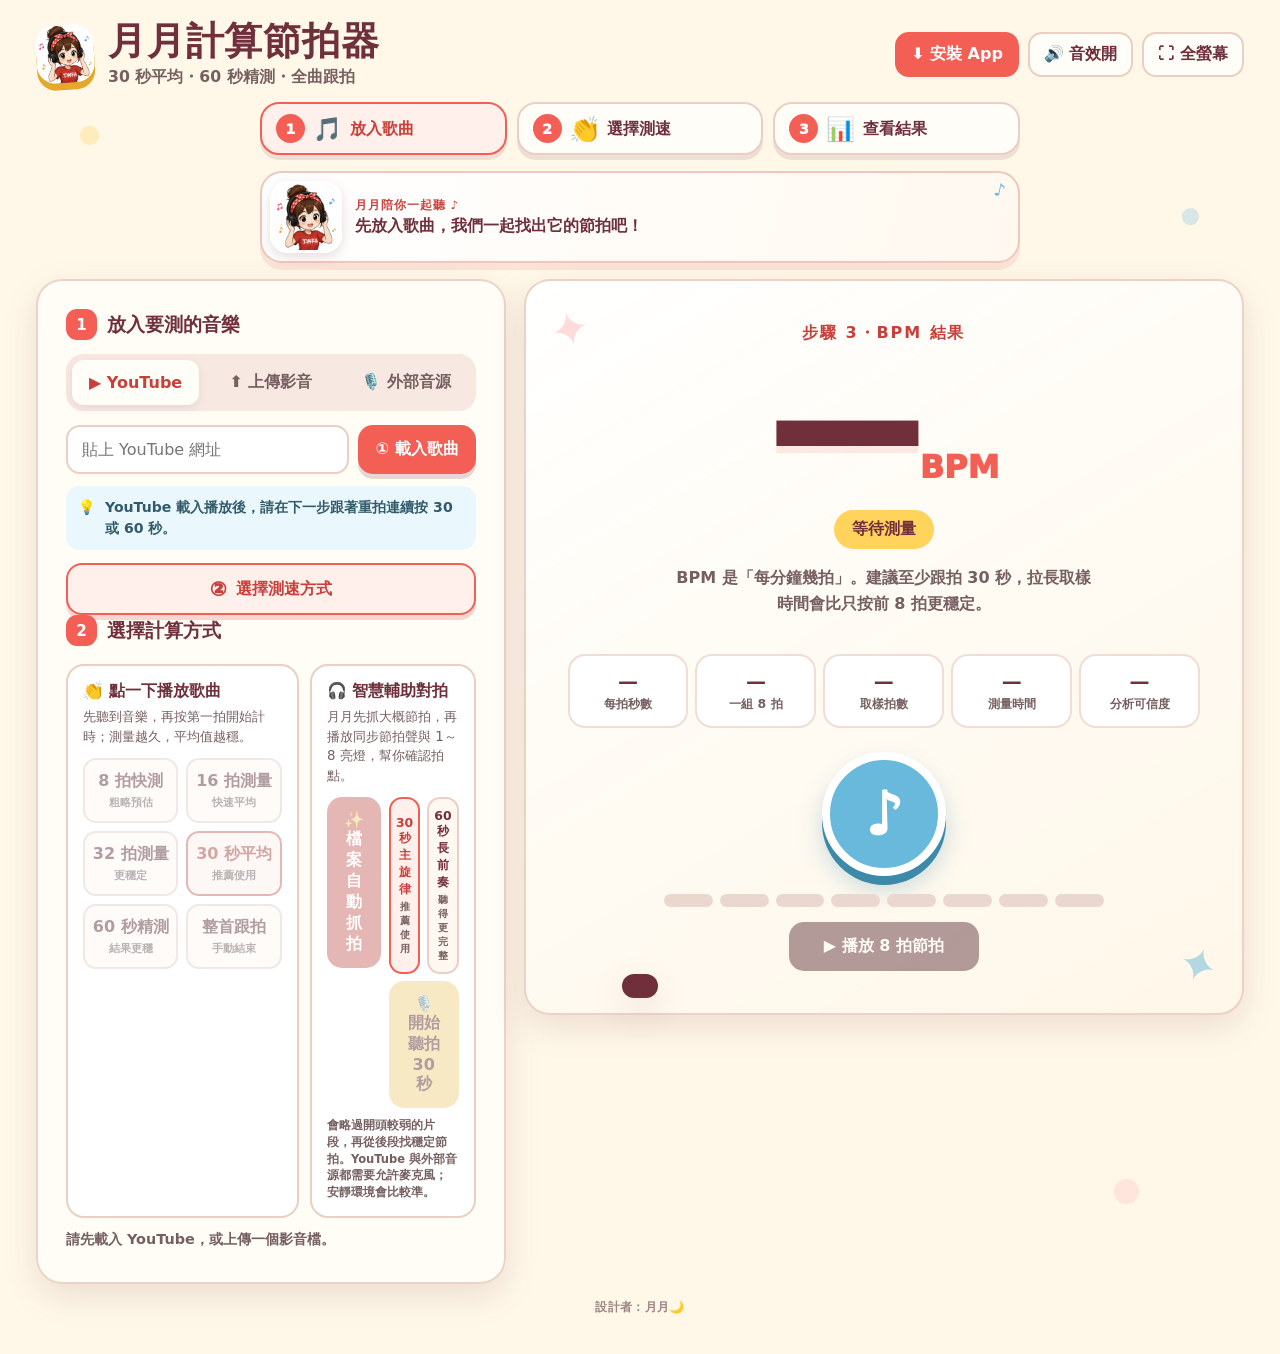
<file: bpm/index.html>
<!doctype html>
<html lang="zh-Hant">
<head>
  <meta charset="utf-8" />
  <meta name="viewport" content="width=device-width, initial-scale=1, viewport-fit=cover" />
  <meta name="theme-color" content="#f35f55" />
  <meta name="description" content="貼上 YouTube 或匯入音樂影片，先自動預測 BPM，再用同步節拍聲與八拍亮燈輔助確認。" />
  <meta name="apple-mobile-web-app-capable" content="yes" />
  <meta name="apple-mobile-web-app-status-bar-style" content="default" />
  <meta name="apple-mobile-web-app-title" content="月月節拍器" />
  <link rel="manifest" href="manifest.webmanifest" />
  <link rel="icon" type="image/png" sizes="32x32" href="icons/yueyue-favicon-32.png" />
  <link rel="apple-touch-icon" sizes="180x180" href="icons/yueyue-apple-touch-icon.png" />
  <title>月月計算節拍器</title>
  <style>
    :root {
      --cream:#fff8e8; --paper:#fffdf7; --coral:#f35f55; --coral-dark:#c83f3b;
      --wine:#6f2f3b; --yellow:#ffd35c; --blue:#68b9db; --pink:#ffb7bc;
      --ink:#3e3032; --muted:#765f60; --line:#e9cfc4; --green:#4f9c73;
      --shadow:0 12px 34px rgba(111,47,59,.13); --radius:26px;
    }
    *{box-sizing:border-box}
    [hidden]{display:none!important}
    html{font-size:16px}
    body{margin:0;min-height:100vh;color:var(--ink);font-family:"PingFang TC","Noto Sans TC","Microsoft JhengHei",system-ui,sans-serif;background:
      radial-gradient(circle at 7% 10%,rgba(255,211,92,.33) 0 9px,transparent 10px),
      radial-gradient(circle at 93% 16%,rgba(104,185,219,.27) 0 8px,transparent 9px),
      radial-gradient(circle at 88% 88%,rgba(255,183,188,.30) 0 12px,transparent 13px),
      var(--cream);overflow-x:hidden}
    button,input{font:inherit}
    button{touch-action:manipulation}
    .shell{width:min(1280px,100%);margin:auto;padding:20px clamp(16px,3vw,36px) 38px;position:relative}
    .creator-credit{text-align:center;color:#9a8584;font-weight:700;font-size:.76rem;letter-spacing:.03em;margin:15px 0 0}
    header{display:flex;align-items:center;justify-content:space-between;gap:18px;margin-bottom:14px}
    .brand{display:flex;align-items:center;gap:14px}
    .moon{width:58px;height:58px;display:block;border-radius:19px;background:var(--yellow);box-shadow:0 7px 0 #e5a82e;transform:rotate(-4deg);object-fit:cover}
    h1{font-size:clamp(1.55rem,3vw,2.35rem);line-height:1.15;margin:0;color:var(--wine);letter-spacing:.02em}
    .sub{font-size:.98rem;color:var(--muted);font-weight:700;margin-top:4px}
    .top-actions{display:flex;gap:9px;flex-wrap:wrap;justify-content:flex-end}
    .mini{border:2px solid var(--line);background:var(--paper);color:var(--wine);border-radius:14px;padding:10px 14px;font-weight:800;cursor:pointer}
    .install-btn{border-color:var(--coral);background:var(--coral);color:white}
    .app-steps{display:grid;grid-template-columns:repeat(3,1fr);gap:10px;margin:0 auto 16px;max-width:760px}
    .app-step{min-width:0;display:grid;grid-template-columns:auto auto 1fr;align-items:center;gap:8px;border:2px solid var(--line);border-radius:19px;padding:10px 14px;background:var(--paper);color:var(--wine);font-weight:1000;cursor:pointer;box-shadow:0 5px 0 rgba(111,47,59,.12)}
    .app-step.active{border-color:var(--coral);background:#fff0eb;color:var(--coral-dark)}
    .step-number{display:grid;place-items:center;width:29px;height:29px;border-radius:50%;background:var(--coral);color:white;font-size:.88rem}
    .step-icon{font-size:1.45rem;line-height:1}.step-text{text-align:left;line-height:1.2}
    .mascot-guide{width:min(760px,100%);margin:0 auto 16px;display:grid;grid-template-columns:72px 1fr;align-items:center;gap:13px;border:2px solid #f0c6bd;border-radius:22px;background:linear-gradient(105deg,#fff 0,#fff8ef 100%);padding:8px 15px 8px 8px;color:var(--wine);text-align:left;cursor:pointer;box-shadow:0 7px 0 rgba(200,63,59,.11);position:relative}
    .mascot-guide:after{content:"♪";position:absolute;right:13px;top:7px;color:var(--blue);font-size:1.1rem;transform:rotate(12deg)}
    .mascot-guide img{width:72px;height:72px;border-radius:18px;object-fit:cover;object-position:center 20%;border:3px solid white;box-shadow:0 4px 12px rgba(111,47,59,.17)}
    .mascot-copy{padding-right:19px;font-weight:900;line-height:1.42}.mascot-copy small{display:block;color:var(--coral-dark);font-size:.72rem;letter-spacing:.08em;margin-bottom:2px}.mascot-guide.bounce img{animation:mascotBounce .48s ease}
    @keyframes mascotBounce{50%{transform:translateY(-6px) rotate(-3deg)}}
    .layout{display:grid;grid-template-columns:minmax(280px,.88fr) minmax(360px,1.35fr);gap:18px;align-items:start}
    .panel{background:rgba(255,253,247,.94);border:2px solid rgba(233,207,196,.9);border-radius:var(--radius);box-shadow:var(--shadow);overflow:hidden}
    .panel-pad{padding:clamp(18px,2.5vw,28px)}
    .section-title{display:flex;align-items:center;gap:10px;color:var(--wine);font-size:1.2rem;font-weight:900;margin:0 0 14px}
    .step{display:grid;place-items:center;width:31px;height:31px;border-radius:11px;background:var(--coral);color:white;font-size:.95rem}
    .source-tabs{display:grid;grid-template-columns:repeat(3,1fr);gap:8px;background:#f7e9e2;border-radius:17px;padding:6px;margin-bottom:14px}
    .tab{border:0;border-radius:12px;padding:12px 8px;background:transparent;color:var(--muted);font-weight:900;cursor:pointer}
    .tab.active{background:var(--paper);color:var(--coral-dark);box-shadow:0 3px 10px rgba(111,47,59,.1)}
    .source-pane{display:none}.source-pane.active{display:block}
    .input-row{display:flex;gap:9px}
    .url{min-width:0;flex:1;border:2px solid var(--line);border-radius:14px;padding:13px 14px;background:white;color:var(--ink);outline:none}
    .url:focus{border-color:var(--coral);box-shadow:0 0 0 4px rgba(243,95,85,.13)}
    .primary,.secondary,.tap-btn,.count-btn{border:0;border-radius:15px;font-weight:900;cursor:pointer;transition:transform .12s,filter .12s;box-shadow:0 5px 0 rgba(111,47,59,.18)}
    button:active{transform:translateY(3px);box-shadow:none}
    button:disabled{cursor:not-allowed;opacity:.48;filter:grayscale(.35);box-shadow:none;transform:none}
    .primary{background:var(--coral);color:white;padding:13px 17px}
    .secondary{background:var(--yellow);color:var(--wine);padding:13px 17px}
    .upload{display:grid;place-items:center;text-align:center;min-height:132px;border:3px dashed #e7afa4;border-radius:18px;background:#fff7f1;padding:18px;cursor:pointer;color:var(--wine);font-weight:900}
    .upload:hover{background:#fff0e7}
    .upload small{display:block;color:var(--muted);font-weight:700;margin-top:6px}
    #fileInput{display:none}
    .media-wrap{margin-top:14px;border-radius:17px;overflow:hidden;background:#3a292c;display:none;position:relative}
    .media-wrap.ready{display:block}
    .media-wrap iframe,.media-wrap video,.media-wrap #youtubePlayer{display:block;width:100%;aspect-ratio:16/9;border:0;background:#251d1f}
    .media-wrap audio{display:block;width:100%;min-height:54px;background:#fff2ea}
    .icon-action{width:100%;display:flex;align-items:center;justify-content:center;gap:9px;margin-top:13px;border:2px solid var(--coral);border-radius:16px;background:#fff0eb;color:var(--coral-dark);padding:12px;font-weight:1000;cursor:pointer;box-shadow:0 5px 0 rgba(200,63,59,.2)}
    .icon-action span{font-size:1.25rem}
    .hint{display:flex;gap:9px;margin-top:12px;padding:11px 12px;border-radius:14px;background:#eaf7fc;color:#315b6a;font-size:.88rem;font-weight:700;line-height:1.5}
    .external-ready{width:100%;margin-top:9px;border:2px solid var(--coral);border-radius:15px;background:#fff0eb;color:var(--coral-dark);padding:12px;font-weight:900;cursor:pointer}
    .mode-grid{display:grid;grid-template-columns:1.35fr .65fr;gap:11px;margin-top:18px}
    .mode-card{border:2px solid var(--line);border-radius:18px;padding:15px;background:white}
    .mode-card h3{font-size:1rem;color:var(--wine);margin:0 0 5px}.mode-card p{font-size:.84rem;color:var(--muted);margin:0 0 12px;line-height:1.45}
    .mode-card button{width:100%}
    .smart-actions{display:grid;grid-template-columns:.82fr 1.18fr;gap:8px;align-items:start}.listen-panel{display:grid;gap:7px}.listen-length{display:grid;grid-template-columns:1fr 1fr;gap:7px}.listen-choice{border:2px solid var(--line);border-radius:13px;background:#fff8f1;color:var(--wine);padding:9px 5px;font-size:.78rem;font-weight:900;box-shadow:none}.listen-choice.active{border-color:var(--coral);background:#fff0eb;color:var(--coral-dark)}.listen-choice small{display:block;margin-top:2px;color:var(--muted);font-size:.63rem}.smart-note{display:block;margin-top:9px;color:var(--muted);font-size:.72rem;font-weight:750;line-height:1.45}
    .tap-options{display:grid;grid-template-columns:1fr 1fr;gap:8px}
    .tap-option{position:relative;border:2px solid var(--line);border-radius:13px;background:#fff8f1;color:var(--wine);padding:11px 7px;font-weight:900;cursor:pointer}
    .tap-option.recommended{border-color:var(--coral);background:#fff0eb;color:var(--coral-dark)}
    .tap-option small{display:block;font-size:.7rem;margin-top:3px;color:var(--muted)}
    .status{min-height:24px;margin-top:12px;color:var(--muted);font-size:.9rem;font-weight:800}
    .progress{height:10px;background:#f1dfd8;border-radius:999px;overflow:hidden;display:none;margin-top:8px}.progress.show{display:block}.progress>i{display:block;height:100%;width:0;background:linear-gradient(90deg,var(--coral),var(--yellow));border-radius:inherit;transition:width .2s}
    .result{position:relative;padding:clamp(22px,4vw,42px);min-height:540px;display:flex;flex-direction:column;align-items:center;text-align:center;background:
      linear-gradient(150deg,rgba(255,255,255,.82),rgba(255,246,231,.9)),var(--paper)}
    .result:before,.result:after{content:"✦";position:absolute;color:var(--pink);font-size:48px;opacity:.5}.result:before{left:24px;top:20px;transform:rotate(-15deg)}.result:after{right:24px;bottom:20px;color:var(--blue);transform:rotate(20deg)}
    .result-label{font-weight:900;color:var(--coral-dark);letter-spacing:.12em;margin-bottom:6px}
    .bpm-row{display:flex;align-items:baseline;justify-content:center;gap:10px;line-height:1}
    .bpm{font-family:ui-rounded,"Arial Rounded MT Bold",system-ui,sans-serif;font-size:clamp(5rem,12vw,9.5rem);font-weight:1000;color:var(--wine);letter-spacing:-.07em;text-shadow:0 7px 0 rgba(243,95,85,.13)}
    .unit{font-size:clamp(1.2rem,3vw,2rem);font-weight:1000;color:var(--coral)}
    .tempo-name{display:inline-flex;align-items:center;gap:8px;border-radius:999px;background:var(--yellow);color:var(--wine);font-weight:900;padding:9px 18px;margin-top:8px}
    .pace-picker{width:100%;margin-top:18px}
    .pace-heading{margin:0 0 9px;color:var(--wine);font-weight:1000;font-size:1rem}
    .pace-options{display:grid;grid-template-columns:1fr 1fr;gap:10px}
    .pace-card{border:3px solid #e4c752;border-radius:20px;background:white;color:var(--wine);padding:15px 10px;font-weight:1000;cursor:pointer;box-shadow:0 6px 0 rgba(154,121,24,.18);transition:transform .12s,background .12s}
    .pace-card.active{background:var(--yellow);border-color:#d8b52e;box-shadow:0 7px 0 #b99320}
    .pace-card span{display:block;font-size:.95rem;line-height:1.3}
    .pace-card strong{display:block;margin-top:9px;font-size:clamp(1.55rem,4vw,2.25rem);line-height:1;white-space:nowrap}
    .empty-note{color:var(--muted);font-weight:750;line-height:1.6;max-width:420px;margin-top:16px}
    .metrics{width:100%;display:grid;grid-template-columns:repeat(5,1fr);gap:7px;margin-top:22px}
    .metric{border-radius:17px;background:white;border:2px solid #f0ddd5;padding:13px 8px}
    .metric b{display:block;font-size:1.25rem;color:var(--wine)}.metric span{font-size:.78rem;color:var(--muted);font-weight:800}
    .adjust{display:flex;gap:8px;justify-content:center;flex-wrap:wrap;margin-top:14px}
    .chip{border:2px solid var(--line);border-radius:999px;background:white;color:var(--wine);padding:8px 13px;font-weight:900;cursor:pointer}
    .beat-stage{width:100%;display:flex;flex-direction:column;align-items:center;margin-top:auto;padding-top:24px}
    .beat-orb{width:124px;height:124px;border-radius:50%;display:grid;place-items:center;background:var(--blue);border:8px solid white;box-shadow:0 9px 0 #3d89aa,0 14px 25px rgba(61,137,170,.28);color:white;font-size:3.7rem;font-weight:1000;transition:transform .1s,background .1s}
    .beat-orb.pulse{transform:scale(1.13);background:var(--coral)}
    .dots{display:grid;grid-template-columns:repeat(8,1fr);gap:7px;width:min(100%,440px);margin:18px 0 15px}.dot{height:13px;border-radius:999px;background:#ead7cf}.dot.on{background:var(--coral);transform:scaleY(1.45)}
    .count-btn{background:var(--wine);color:white;padding:14px 23px;min-width:190px}
    .tap-overlay{position:fixed;inset:0;z-index:20;background:rgba(62,48,50,.84);display:none;place-items:center;padding:18px;backdrop-filter:blur(8px);overflow-y:auto;overscroll-behavior:contain;-webkit-overflow-scrolling:touch}
    .tap-overlay.show{display:grid}
    .tap-box{width:min(520px,100%);background:var(--paper);border-radius:30px;padding:24px;text-align:center;box-shadow:0 25px 70px rgba(0,0,0,.28)}
    .tap-box h2{color:var(--wine);font-size:1.45rem;margin:0 0 6px}.tap-box p{color:var(--muted);margin:0 0 17px;font-weight:700;line-height:1.5}
    .tap-live{display:grid;grid-template-columns:1fr 1fr;gap:8px;margin:12px 0}
    .tap-live div{background:#fff2e9;border:2px solid #f1d6ca;border-radius:15px;padding:10px}
    .tap-live b{display:block;color:var(--wine);font-size:1.45rem}.tap-live span{color:var(--muted);font-size:.78rem;font-weight:800}
    .tap-progress{font-size:1.05rem;color:var(--coral-dark);font-weight:1000;margin-bottom:10px}
    .music-retry{width:100%;border:2px solid var(--line);border-radius:14px;background:white;color:var(--wine);padding:10px;margin:0 0 11px;font-weight:900;cursor:pointer}
    .tap-btn{width:100%;aspect-ratio:1.55;background:var(--coral);color:white;font-size:clamp(2rem,8vw,3.4rem);letter-spacing:.05em;box-shadow:0 9px 0 var(--coral-dark)}
    .tap-btn.flash{background:var(--yellow);color:var(--wine);transform:scale(.97)}
    .finish-tap{width:100%;margin-top:12px;border:0;border-radius:14px;background:var(--wine);color:white;padding:13px;font-weight:900;cursor:pointer}
    .tap-help{font-size:.8rem!important;margin:13px 0!important}.close{border:0;background:transparent;color:var(--muted);font-weight:900;padding:9px 15px;cursor:pointer}
    .assist-overlay{position:fixed;inset:0;z-index:24;background:rgba(62,48,50,.86);display:none;place-items:center;padding:16px;backdrop-filter:blur(8px);overflow-y:auto;overscroll-behavior:contain;-webkit-overflow-scrolling:touch}.assist-overlay.show{display:grid}
    .assist-box{width:min(520px,100%);background:var(--paper);border-radius:30px;padding:21px;text-align:center;box-shadow:0 25px 70px rgba(0,0,0,.3)}
    .assist-head{display:flex;align-items:center;justify-content:center;gap:10px}.assist-head img{width:58px;height:58px;border-radius:17px;object-fit:cover;object-position:center 18%;border:3px solid white;box-shadow:0 4px 12px rgba(111,47,59,.18)}
    .assist-head h2{margin:0;color:var(--wine);font-size:1.3rem;line-height:1.35}.assist-head b{color:var(--coral-dark);font-size:1.75rem}.assist-intro{color:var(--muted);font-weight:750;line-height:1.45;margin:12px 0}
    .assist-visual{display:grid;place-items:center;width:104px;height:104px;margin:10px auto;border-radius:50%;background:var(--blue);border:7px solid white;box-shadow:0 7px 0 #3d89aa,0 12px 24px rgba(61,137,170,.25);color:white;font-size:2.8rem;font-weight:1000;transition:transform .08s,background .08s}.assist-visual.pulse{transform:scale(1.1);background:var(--coral)}
    .assist-dots{display:grid;grid-template-columns:repeat(8,1fr);gap:5px;margin:14px auto;width:min(100%,390px)}.assist-dots i{height:10px;border-radius:999px;background:#ead7cf}.assist-dots i.on{background:var(--coral);transform:scaleY(1.4)}
    .assist-play{width:100%;border:0;border-radius:16px;background:var(--wine);color:white;padding:14px;font-weight:1000;cursor:pointer;box-shadow:0 5px 0 rgba(62,48,50,.28)}
    .assist-tune{display:grid;grid-template-columns:repeat(2,1fr);gap:7px;margin-top:12px}.assist-tune button{border:2px solid var(--line);border-radius:13px;background:white;color:var(--wine);padding:9px 5px;font-size:.82rem;font-weight:900;cursor:pointer}.phase-status{color:var(--muted);font-size:.75rem;font-weight:800;margin:9px 0}
    .assist-confirm{width:100%;border:0;border-radius:16px;background:var(--yellow);color:var(--wine);padding:14px;font-weight:1000;cursor:pointer;box-shadow:0 5px 0 #d8b52e}.assist-close{border:0;background:transparent;color:var(--muted);font-weight:900;margin-top:8px;padding:8px 15px;cursor:pointer}
    .install-overlay{position:fixed;inset:0;z-index:25;background:rgba(62,48,50,.82);display:none;place-items:end center;padding:18px;backdrop-filter:blur(7px)}
    .install-overlay.show{display:grid}
    .install-card{width:min(470px,100%);background:var(--paper);border-radius:27px;padding:23px;box-shadow:0 24px 70px rgba(0,0,0,.3)}
    .install-card h2{margin:0 0 8px;color:var(--wine);font-size:1.35rem}.install-card p{color:var(--muted);font-weight:700;line-height:1.55}.install-card ol{margin:12px 0 16px;padding-left:24px;color:var(--ink);font-weight:800;line-height:1.65}.install-card .primary{width:100%}
    .toast{position:fixed;left:50%;bottom:22px;z-index:30;transform:translate(-50%,120px);background:var(--wine);color:white;padding:12px 18px;border-radius:999px;font-weight:800;transition:transform .28s;box-shadow:var(--shadow)}.toast.show{transform:translate(-50%,0)}
    @media(max-width:820px){header{align-items:flex-start}.layout{grid-template-columns:1fr}.result{min-height:510px}}
    @media(max-width:600px){body{min-width:320px}.shell{width:100%;max-width:480px;padding:8px 10px max(22px,env(safe-area-inset-bottom))}.creator-credit{font-size:.72rem;margin-top:12px}header{display:block;text-align:center;margin-bottom:10px}.brand{justify-content:center}.brand>div{min-width:0;text-align:left}.moon{width:52px;height:52px;border-radius:16px;object-position:center 18%}h1{font-size:1.38rem;white-space:nowrap}.sub{font-size:.76rem;white-space:nowrap;overflow:hidden;text-overflow:ellipsis}.top-actions{width:100%;display:grid;grid-template-columns:1.2fr 1fr 1fr;gap:6px;margin-top:11px}.mini{width:100%;padding:8px 4px;font-size:.75rem}.app-steps{position:sticky;top:6px;z-index:9;gap:6px;margin-bottom:9px;padding:6px;border-radius:18px;background:#f2ded5;box-shadow:0 6px 18px rgba(111,47,59,.11)}.app-step{display:flex;flex-direction:column;gap:3px;padding:7px 3px;border:0;border-radius:13px;box-shadow:none;font-size:.75rem}.app-step.active{box-shadow:0 3px 9px rgba(111,47,59,.1)}.step-number{width:24px;height:24px;font-size:.75rem}.step-icon{font-size:1.25rem}.step-text{text-align:center;white-space:nowrap}.mascot-guide{grid-template-columns:58px 1fr;gap:10px;margin-bottom:10px;padding:6px 10px 6px 6px;border-radius:18px;box-shadow:0 4px 0 rgba(200,63,59,.1)}.mascot-guide img{width:58px;height:58px;border-radius:15px}.mascot-copy{font-size:.82rem;line-height:1.35}.mascot-copy small{font-size:.65rem}.workspace-view{display:none}.controls-panel.workspace-view.mobile-active{display:block}.result.workspace-view.mobile-active{display:flex}.step-panel{display:none}.step-panel.mobile-active{display:block}.layout{display:block}.panel{width:100%;border-radius:20px}.panel-pad{padding:15px}.source-tabs{margin-bottom:10px}.tab{padding:10px 5px}.media-wrap{margin-top:10px}.hint{font-size:.78rem;padding:8px 9px}.section-title{font-size:1.06rem;margin-bottom:10px}.mode-grid{grid-template-columns:1fr;margin-top:12px}.mode-card{padding:12px}.mode-card p{margin-bottom:9px}.smart-actions{grid-template-columns:1fr}.tap-option{padding:9px 5px}.status{font-size:.82rem;margin-top:9px}.input-row{flex-direction:column;gap:7px}.input-row .primary{width:100%}.upload{min-height:100px;padding:12px}.result{padding:20px 13px;min-height:calc(100dvh - 238px)}.bpm{font-size:clamp(5rem,30vw,8.2rem)}.pace-picker{margin-top:14px}.pace-card{padding:12px 5px;border-radius:17px}.pace-card span{font-size:.82rem}.pace-card strong{font-size:1.55rem}.metrics{grid-template-columns:repeat(2,1fr);gap:5px;margin-top:15px}.metric{padding:9px 4px}.metric b{font-size:1rem}.beat-stage{padding-top:16px}.beat-orb{width:100px;height:100px;font-size:2.9rem}.dots{margin:14px 0 12px}.assist-box{padding:17px}.assist-head h2{font-size:1.1rem}.assist-visual{width:88px;height:88px;font-size:2.35rem}.assist-tune button{font-size:.76rem;padding:8px 3px}}
    @media(prefers-reduced-motion:reduce){*{scroll-behavior:auto!important;transition:none!important}}
  </style>
</head>
<body>
  <main class="shell">
    <header>
      <div class="brand"><img class="moon" src="images/yueyue-listening.jpeg" alt="戴耳機聽音樂的月月"><div><h1>月月計算節拍器</h1><div class="sub">30 秒平均・60 秒精測・全曲跟拍</div></div></div>
      <div class="top-actions"><button class="mini install-btn" id="installBtn" type="button">⬇ 安裝 App</button><button class="mini" id="soundBtn" type="button">🔊 音效開</button><button class="mini" id="fullBtn" type="button">⛶ 全螢幕</button></div>
    </header>

    <nav class="app-steps" aria-label="BPM 計算三步驟">
      <button class="app-step active" data-app-step="1" type="button"><span class="step-number">1</span><span class="step-icon">🎵</span><span class="step-text">放入歌曲</span></button>
      <button class="app-step" data-app-step="2" type="button"><span class="step-number">2</span><span class="step-icon">👏</span><span class="step-text">選擇測速</span></button>
      <button class="app-step" data-app-step="3" type="button"><span class="step-number">3</span><span class="step-icon">📊</span><span class="step-text">查看結果</span></button>
    </nav>

    <button class="mascot-guide" id="mascotGuide" type="button" aria-label="點一下聽月月的節拍小提醒">
      <img src="images/yueyue-listening.jpeg" alt="戴耳機聽音樂的月月">
      <span class="mascot-copy"><small>月月陪你一起聽 ♪</small><span id="mascotMessage">先放入歌曲，我們一起找出它的節拍吧！</span></span>
    </button>

    <div class="layout">
      <section class="panel panel-pad controls-panel workspace-view mobile-active" aria-label="歌曲與測速設定">
        <div class="step-panel mobile-active" data-step-panel="1">
          <h2 class="section-title" id="sourceTitle"><span class="step">1</span>放入要測的音樂</h2>
          <div class="source-tabs" role="tablist" aria-label="音樂來源">
            <button class="tab active" data-tab="youtube" role="tab" aria-selected="true">▶ YouTube</button>
            <button class="tab" data-tab="file" role="tab" aria-selected="false">⬆ 上傳影音</button>
            <button class="tab" data-tab="external" role="tab" aria-selected="false">🎙️ 外部音源</button>
          </div>
          <div class="source-pane active" id="youtubePane">
            <div class="input-row"><input class="url" id="youtubeUrl" inputmode="url" placeholder="貼上 YouTube 網址" aria-label="YouTube 網址"><button class="primary" id="loadYoutube" type="button">① 載入歌曲</button></div>
            <div class="hint"><span>💡</span><span>YouTube 載入播放後，請在下一步跟著重拍連續按 30 或 60 秒。</span></div>
          </div>
          <div class="source-pane" id="filePane">
            <label class="upload" for="fileInput">🎵 點這裡選擇音樂或影片<small>支援手機拍攝影片、MP3、M4A、WAV、MP4 等瀏覽器可播放格式</small></label>
            <input id="fileInput" type="file" accept="audio/*,video/*">
          </div>
          <div class="source-pane" id="externalPane">
            <div class="input-row"><input class="url" id="appleMusicUrl" inputmode="url" placeholder="貼上 Apple Music 分享連結（選填）" aria-label="Apple Music 分享連結"><button class="primary" id="loadAppleMusic" type="button">載入播放器</button></div>
            <button class="external-ready" id="useExternalAudio" type="button">① 不用連結，直接聽外部音源</button>
            <div class="hint"><span>🎙️</span><span>可播放 Apple Music、Spotify、CD、電視或另一支手機。若同一支 iPhone 開麥克風後音樂暫停，請改用另一台裝置或音響播放。</span></div>
          </div>
          <div class="media-wrap" id="mediaWrap" aria-live="polite"></div>
          <button class="icon-action" data-go-step="2" type="button"><span>②</span>選擇測速方式</button>
        </div>

        <div class="step-panel" data-step-panel="2">
          <h2 class="section-title"><span class="step">2</span>選擇計算方式</h2>
          <div class="mode-grid">
            <article class="mode-card"><h3>👏 點一下播放歌曲</h3><p>先聽到音樂，再按第一拍開始計時；測量越久，平均值越穩。</p><div class="tap-options"><button class="tap-option" data-tap-mode="8" type="button" disabled>8 拍快測<small>粗略預估</small></button><button class="tap-option" data-tap-mode="16" type="button" disabled>16 拍測量<small>快速平均</small></button><button class="tap-option" data-tap-mode="32" type="button" disabled>32 拍測量<small>更穩定</small></button><button class="tap-option recommended" data-tap-mode="30" type="button" disabled>30 秒平均<small>推薦使用</small></button><button class="tap-option" data-tap-mode="60" type="button" disabled>60 秒精測<small>結果更穩</small></button><button class="tap-option" data-tap-mode="full" type="button" disabled>整首跟拍<small>手動結束</small></button></div></article>
            <article class="mode-card"><h3>🎧 智慧輔助對拍</h3><p>月月先抓大概節拍，再播放同步節拍聲與 1～8 亮燈，幫你確認拍點。</p><div class="smart-actions"><button class="primary" id="analyzeFull" type="button" disabled>✨ 檔案自動抓拍</button><div class="listen-panel"><div class="listen-length" aria-label="聽拍時間"><button class="listen-choice active" data-listen-seconds="30" type="button" aria-pressed="true">30 秒主旋律<small>推薦使用</small></button><button class="listen-choice" data-listen-seconds="60" type="button" aria-pressed="false">60 秒長前奏<small>聽得更完整</small></button></div><button class="secondary" id="micAnalyze" type="button" disabled>🎙️ 開始聽拍 30 秒</button></div></div><small class="smart-note">會略過開頭較弱的片段，再從後段找穩定節拍。YouTube 與外部音源都需要允許麥克風；安靜環境會比較準。</small></article>
          </div>
          <div class="status" id="status" aria-live="polite">請先載入 YouTube，或上傳一個影音檔。</div>
          <div class="progress" id="progress" aria-hidden="true"><i id="progressBar"></i></div>
        </div>
      </section>

      <section class="panel result workspace-view" data-step-panel="3" aria-labelledby="resultTitle">
        <div class="result-label" id="resultTitle">步驟 3・BPM 結果</div>
        <div class="bpm-row"><span class="bpm" id="bpmValue">—</span><span class="unit">BPM</span></div>
        <div class="tempo-name" id="tempoName">等待測量</div>
        <div class="pace-picker" id="pacePicker" hidden>
          <p class="pace-heading">選擇帶領踩踏速度</p>
          <div class="pace-options">
            <button class="pace-card active" data-pace="every" type="button" aria-pressed="true"><span>③ 跟著每一拍踩</span><strong><b id="everyBeatBpm">—</b> BPM</strong></button>
            <button class="pace-card" data-pace="half" type="button" aria-pressed="false"><span>③ 溫和隔拍踩</span><strong><b id="halfBeatBpm">—</b> BPM</strong></button>
          </div>
        </div>
        <p class="empty-note" id="emptyNote">BPM 是「每分鐘幾拍」。建議至少跟拍 30 秒，拉長取樣時間會比只按前 8 拍更穩定。</p>
        <div class="metrics">
          <div class="metric"><b id="beatSeconds">—</b><span>每拍秒數</span></div>
          <div class="metric"><b id="eightSeconds">—</b><span>一組 8 拍</span></div>
          <div class="metric"><b id="sampleTaps">—</b><span>取樣拍數</span></div>
          <div class="metric"><b id="sampleTime">—</b><span>測量時間</span></div>
          <div class="metric"><b id="confidence">—</b><span>分析可信度</span></div>
        </div>
        <div class="adjust" id="adjust" hidden><button class="chip" id="halfBtn" type="button">÷2 慢一倍</button><button class="chip" id="minusBtn" type="button">−1</button><button class="chip" id="plusBtn" type="button">＋1</button><button class="chip" id="doubleBtn" type="button">×2 快一倍</button></div>
        <div class="beat-stage">
          <div class="beat-orb" id="beatOrb" aria-live="polite">♪</div>
          <div class="dots" aria-hidden="true"><i class="dot"></i><i class="dot"></i><i class="dot"></i><i class="dot"></i><i class="dot"></i><i class="dot"></i><i class="dot"></i><i class="dot"></i></div>
          <button class="count-btn" id="countBtn" type="button" disabled>▶ 播放 8 拍節拍</button>
        </div>
      </section>
    </div>
    <div class="creator-credit">設計者：月月🌙</div>
  </main>

  <div class="tap-overlay" id="tapOverlay" role="dialog" aria-modal="true" aria-labelledby="tapTitle">
    <div class="tap-box"><h2 id="tapTitle">30 秒連續跟拍</h2><p id="tapIntro">歌曲會先播放，聽到音樂後按第一拍，才開始倒數 30 秒。</p><div class="tap-live"><div><b id="tapCount">0 拍</b><span>目前按鍵</span></div><div><b id="tapClock">30.0 秒</b><span id="tapClockLabel">尚未開始</span></div></div><div class="tap-progress" id="tapProgress">先聽音樂，第一拍才開始計時</div><button class="music-retry" id="musicRetry" type="button">▶ 沒聽到音樂？按這裡重新播放</button><button class="tap-btn" id="tapBtn" type="button">跟著拍</button><button class="finish-tap" id="finishTap" type="button" hidden>完成並計算 BPM</button><p class="tap-help">電腦也可以按空白鍵。第一拍開始計時，之後跟著穩定重拍一路按。</p><button class="close" id="closeTap" type="button">取消並停止音樂</button></div>
  </div>
  <div class="assist-overlay" id="assistOverlay" role="dialog" aria-modal="true" aria-labelledby="assistTitle">
    <div class="assist-box">
      <div class="assist-head"><img src="images/yueyue-listening.jpeg" alt="戴耳機聽拍的月月"><h2 id="assistTitle">月月先抓到約<br><b id="candidateBpm">—</b> BPM</h2></div>
      <p class="assist-intro" id="assistIntro">按下播放，聽聽節拍聲有沒有貼著音樂走。</p>
      <div class="assist-visual" id="assistOrb" aria-live="polite">♪</div>
      <div class="assist-dots" aria-hidden="true"><i></i><i></i><i></i><i></i><i></i><i></i><i></i><i></i></div>
      <button class="assist-play" id="assistPlay" type="button">▶ 播放音樂＋節拍提示</button>
      <div class="assist-tune"><button data-assist-phase="-0.05" type="button">← 節拍提早</button><button data-assist-phase="0.05" type="button">節拍延後 →</button><button data-assist-rate="0.5" type="button">÷2 慢一倍</button><button data-assist-rate="2" type="button">×2 快一倍</button></div>
      <div class="phase-status" id="phaseStatus">若聲音沒有貼齊，可微調提早或延後。</div>
      <button class="assist-confirm" id="assistConfirm" type="button">✓ 有對上，使用這個 BPM</button>
      <button class="assist-close" id="assistClose" type="button">取消並停止音樂</button>
    </div>
  </div>
  <div class="install-overlay" id="installOverlay" role="dialog" aria-modal="true" aria-labelledby="installTitle">
    <div class="install-card"><h2 id="installTitle">把月月節拍器放到主畫面</h2><p>安裝後會以「戴耳機的月月」作為 App 圖示，開啟時不會出現瀏覽器工具列。</p><ol id="installSteps"><li>使用 Safari 開啟這個網站</li><li>按下方的「分享」按鈕</li><li>選擇「加入主畫面」</li><li>按右上角「新增」</li></ol><button class="primary" id="closeInstall" type="button">我知道了</button></div>
  </div>
  <div class="toast" id="toast" role="status"></div>

  <script>
  (()=>{
    const $=s=>document.querySelector(s), $$=s=>[...document.querySelectorAll(s)];
    const state={source:null,file:null,fileUrl:null,media:null,youtubePlayer:null,youtubeReady:false,externalReady:false,bpm:null,stepBpm:null,sound:true,countTimer:null,count:0,taps:[],tapMode:'30',tapStart:null,tapTick:null,sampleMeta:null,candidateBpm:null,candidateOffset:0,candidateConfidence:null,candidateMeta:null,assistRaf:null,assistLastBeat:-1,assistStartedAt:0,micStream:null,micListenSeconds:30};
    const els={mediaWrap:$('#mediaWrap'),status:$('#status'),progress:$('#progress'),progressBar:$('#progressBar'),bpm:$('#bpmValue'),tempo:$('#tempoName'),beatSec:$('#beatSeconds'),eightSec:$('#eightSeconds'),sampleTaps:$('#sampleTaps'),sampleTime:$('#sampleTime'),confidence:$('#confidence'),pacePicker:$('#pacePicker'),everyBeatBpm:$('#everyBeatBpm'),halfBeatBpm:$('#halfBeatBpm'),empty:$('#emptyNote'),adjust:$('#adjust'),orb:$('#beatOrb'),countBtn:$('#countBtn'),overlay:$('#tapOverlay'),tapProgress:$('#tapProgress'),tapBtn:$('#tapBtn'),tapTitle:$('#tapTitle'),tapIntro:$('#tapIntro'),tapCount:$('#tapCount'),tapClock:$('#tapClock'),tapClockLabel:$('#tapClockLabel'),finishTap:$('#finishTap'),assistOverlay:$('#assistOverlay'),assistOrb:$('#assistOrb'),assistPlay:$('#assistPlay'),candidateBpm:$('#candidateBpm'),assistIntro:$('#assistIntro'),phaseStatus:$('#phaseStatus')};
    const mascotMessages={1:'先放入歌曲，我們一起找出它的節拍吧！',2:'先聽到音樂，第一拍再開始按，我陪你慢慢來。',3:'找到節奏了！選一個最舒服的踩踏速度吧。'};
    function setMascotMessage(step){$('#mascotMessage').textContent=mascotMessages[step]||mascotMessages[1]}
    function switchAppStep(step,scroll=false){step=String(step);$$('[data-app-step]').forEach(b=>b.classList.toggle('active',b.dataset.appStep===step));setMascotMessage(step);const mobile=matchMedia('(max-width:600px)').matches;$('.controls-panel').classList.toggle('mobile-active',step!=='3');$('.result').classList.toggle('mobile-active',step==='3');$$('.step-panel').forEach(p=>p.classList.toggle('mobile-active',p.dataset.stepPanel===step));if(scroll){if(mobile)scrollTo({top:0,behavior:'smooth'});else{const target=step==='3'?$('.result'):$(`.step-panel[data-step-panel="${step}"]`);target&&target.scrollIntoView({behavior:'smooth',block:'start'})}}}
    $$('[data-app-step]').forEach(b=>b.addEventListener('click',()=>switchAppStep(b.dataset.appStep,true)));
    $$('[data-go-step]').forEach(b=>b.addEventListener('click',()=>switchAppStep(b.dataset.goStep,true)));
    const mascotExtras=['重拍通常是你最自然想點頭或踏腳的那一下。','不用急，穩穩跟著音樂按，平均值會更準。','如果節奏太快，結果頁可以選「溫和隔拍踩」。'];let mascotExtra=0;
    $('#mascotGuide').addEventListener('click',e=>{const b=e.currentTarget;b.classList.remove('bounce');void b.offsetWidth;b.classList.add('bounce');$('#mascotMessage').textContent=mascotExtras[mascotExtra++%mascotExtras.length];beep(true)});
    let audioCtx;
    function ctx(){return audioCtx||(audioCtx=new (window.AudioContext||window.webkitAudioContext)())}
    function beep(accent=false){if(!state.sound)return;const c=ctx(),o=c.createOscillator(),g=c.createGain();o.type='sine';o.frequency.value=accent?690:470;g.gain.setValueAtTime(.001,c.currentTime);g.gain.exponentialRampToValueAtTime(accent ? .16 : .085,c.currentTime+.008);g.gain.exponentialRampToValueAtTime(.001,c.currentTime+.09);o.connect(g).connect(c.destination);o.start();o.stop(c.currentTime+.1)}
    function toast(msg){const t=$('#toast');t.textContent=msg;t.classList.add('show');clearTimeout(t._id);t._id=setTimeout(()=>t.classList.remove('show'),2200)}
    function setStatus(msg){els.status.textContent=msg}
    function getYoutubeId(v){try{const u=new URL(v.trim());if(u.hostname.includes('youtu.be'))return u.pathname.slice(1).split('/')[0];if(u.hostname.includes('youtube.com')){if(u.pathname.startsWith('/shorts/'))return u.pathname.split('/')[2];if(u.pathname.startsWith('/embed/'))return u.pathname.split('/')[2];return u.searchParams.get('v')}}catch{}const m=v.match(/(?:v=|youtu\.be\/|shorts\/|embed\/)([\w-]{11})/);return m&&m[1]}
    function refreshSmartButtons(){const canListen=(state.source==='youtube'&&state.youtubeReady)||(state.source==='external'&&state.externalReady);$('#analyzeFull').disabled=!(state.source==='file'&&state.file);$('#micAnalyze').disabled=!(canListen&&navigator.mediaDevices&&navigator.mediaDevices.getUserMedia)}
    $$('[data-listen-seconds]').forEach(b=>b.addEventListener('click',()=>{state.micListenSeconds=Number(b.dataset.listenSeconds);$$('[data-listen-seconds]').forEach(x=>{const on=x===b;x.classList.toggle('active',on);x.setAttribute('aria-pressed',on)});$('#micAnalyze').textContent=`🎙️ 開始聽拍 ${state.micListenSeconds} 秒`;setStatus(state.micListenSeconds===60?'已選 60 秒：適合前奏較長、較晚才進主旋律的歌曲。':'已選 30 秒：會略過較弱的前奏，再找穩定節拍。');beep(true)}));
    function setPane(name){$$('.tab').forEach(b=>{const on=b.dataset.tab===name;b.classList.toggle('active',on);b.setAttribute('aria-selected',on)});$('#youtubePane').classList.toggle('active',name==='youtube');$('#filePane').classList.toggle('active',name==='file');$('#externalPane').classList.toggle('active',name==='external');refreshSmartButtons()}
    $$('.tab').forEach(b=>b.addEventListener('click',()=>setPane(b.dataset.tab)));
    function setMeasurementReady(ready){$$('[data-tap-mode]').forEach(b=>b.disabled=!ready)}
    let youtubeApiPromise=null;
    function ensureYoutubeApi(){if(window.YT&&window.YT.Player)return Promise.resolve(window.YT);if(youtubeApiPromise)return youtubeApiPromise;youtubeApiPromise=new Promise((resolve,reject)=>{window.onYouTubeIframeAPIReady=()=>resolve(window.YT);const script=document.createElement('script');script.id='youtubeApiScript';script.src='https://www.youtube.com/iframe_api';script.onerror=()=>{youtubeApiPromise=null;reject(new Error('YouTube API 載入失敗'))};document.head.appendChild(script)});return youtubeApiPromise}
    $('#loadYoutube').addEventListener('click',async()=>{const id=getYoutubeId($('#youtubeUrl').value);if(!id){toast('這個 YouTube 網址無法辨識');return}closeAssist();if(state.youtubePlayer&&state.youtubePlayer.destroy)state.youtubePlayer.destroy();state.source='youtube';state.media=null;state.youtubePlayer=null;state.youtubeReady=false;setMeasurementReady(false);refreshSmartButtons();els.mediaWrap.innerHTML='<div id="youtubePlayer"></div>';els.mediaWrap.classList.add('ready');setStatus('正在準備 YouTube 播放器…');switchAppStep('2',true);try{const YT=await ensureYoutubeApi();state.youtubePlayer=new YT.Player('youtubePlayer',{videoId:id,playerVars:{playsinline:1,rel:0,origin:location.origin},events:{onReady:()=>{state.youtubeReady=true;setMeasurementReady(true);refreshSmartButtons();setStatus(`歌曲準備好了。可按「開始聽拍 ${state.micListenSeconds} 秒」，讓月月聽到主旋律再抓節拍。`);beep(true)},onError:()=>{state.youtubeReady=false;setMeasurementReady(false);refreshSmartButtons();setStatus('YouTube 無法播放這首歌曲，請換一個連結或上傳影音檔。')}}})}catch{state.youtubeReady=false;setMeasurementReady(false);refreshSmartButtons();setStatus('YouTube 播放器載入失敗，請重新載入歌曲。')}});
    $('#youtubeUrl').addEventListener('keydown',e=>{if(e.key==='Enter')$('#loadYoutube').click()});
    $('#fileInput').addEventListener('change',e=>{const f=e.target.files&&e.target.files[0];if(!f)return;closeAssist();if(state.fileUrl)URL.revokeObjectURL(state.fileUrl);if(state.youtubePlayer&&state.youtubePlayer.destroy)state.youtubePlayer.destroy();state.file=f;state.fileUrl=URL.createObjectURL(f);state.source='file';state.youtubePlayer=null;state.youtubeReady=false;const isVideo=f.type.startsWith('video/');els.mediaWrap.innerHTML=isVideo?`<video controls playsinline src="${state.fileUrl}"></video>`:`<audio controls src="${state.fileUrl}"></audio>`;els.mediaWrap.classList.add('ready');state.media=els.mediaWrap.querySelector('audio,video');state.media.addEventListener('ended',()=>{if(state.tapMode==='full'&&els.overlay.classList.contains('show')&&state.taps.length>=4)finishTap();stopAssist()});setMeasurementReady(true);refreshSmartButtons();setStatus(`已載入：${f.name}。可按「檔案自動抓拍」，讓月月先找出節拍。`);beep(true);switchAppStep('2',true)});
    function prepareExternal(message){closeAssist();if(state.youtubePlayer&&state.youtubePlayer.destroy)state.youtubePlayer.destroy();state.source='external';state.media=null;state.youtubePlayer=null;state.youtubeReady=false;state.externalReady=true;setMeasurementReady(true);refreshSmartButtons();setStatus(message);switchAppStep('2',true);beep(true)}
    function appleMusicEmbedUrl(value){try{const u=new URL(value.trim());if(!/(^|\.)music\.apple\.com$/i.test(u.hostname))return null;u.hostname='embed.music.apple.com';return u.toString()}catch{return null}}
    $('#loadAppleMusic').addEventListener('click',()=>{const embed=appleMusicEmbedUrl($('#appleMusicUrl').value);if(!embed){toast('請貼上 Apple Music 的分享連結');return}els.mediaWrap.innerHTML=`<iframe title="Apple Music 播放器" src="${embed}" allow="autoplay *; encrypted-media *; fullscreen *; clipboard-write" loading="eager"></iframe>`;els.mediaWrap.classList.add('ready');prepareExternal('Apple Music 播放器已載入。請先按播放，再選擇手動跟拍或 30／60 秒智慧聽拍。')});
    $('#appleMusicUrl').addEventListener('keydown',e=>{if(e.key==='Enter')$('#loadAppleMusic').click()});
    $('#useExternalAudio').addEventListener('click',()=>{els.mediaWrap.innerHTML='';els.mediaWrap.classList.remove('ready');prepareExternal('外部音源已準備。請先在另一台裝置、音響或電視播放音樂，再開始跟拍或智慧聽拍。')});
    function tempoLabel(b){if(b<70)return '舒緩慢速';if(b<90)return '穩定中慢速';if(b<110)return '輕快律動';if(b<130)return '活力快拍';return '快速挑戰'}
    function formatBpm(v){return Number.isInteger(v)?v:v.toFixed(1)}
    function setBpm(v,conf='手動確認',meta=null){v=Math.max(30,Math.min(240,Math.round(v*10)/10));if(meta)state.sampleMeta=meta;const m=state.sampleMeta||{};stopCount();state.bpm=v;state.stepBpm=v;els.bpm.textContent=formatBpm(v);els.tempo.textContent=tempoLabel(v);els.beatSec.textContent=(60/v).toFixed(2)+' 秒';els.eightSec.textContent=(480/v).toFixed(1)+' 秒';els.sampleTaps.textContent=m.taps||'—';els.sampleTime.textContent=m.duration||'—';els.confidence.textContent=conf;els.everyBeatBpm.textContent=formatBpm(v);els.halfBeatBpm.textContent=Math.round(v/2);els.pacePicker.hidden=false;$$('[data-pace]').forEach(b=>{const on=b.dataset.pace==='every';b.classList.toggle('active',on);b.setAttribute('aria-pressed',on)});els.empty.textContent='可選擇跟著每一拍踩，或使用自動除以 2 的溫和隔拍速度。';els.adjust.hidden=false;els.countBtn.disabled=false;els.countBtn.textContent=`▶ 播放 8 拍（${formatBpm(state.stepBpm)} BPM）`;switchAppStep('3',true)}
    const tapLabels={8:['8 拍快速預估','歌曲會先播放，聽到音樂後按第一拍，再跟著按滿 8 拍。'],16:['16 拍測量','歌曲會先播放，聽到音樂後按第一拍，再跟著按滿 16 拍。'],32:['32 拍穩定測量','歌曲會先播放，聽到音樂後按第一拍，再跟著按滿 32 拍。'],30:['30 秒連續跟拍','歌曲會先播放，聽到音樂後按第一拍，才開始倒數 30 秒。'],60:['60 秒連續跟拍','歌曲會先播放，聽到音樂後按第一拍，才開始倒數 60 秒。'],full:['整首歌曲跟拍','歌曲會先從頭播放，聽到音樂後按第一拍，再一路跟著重拍。']};
    function beatTarget(mode){return ['8','16','32'].includes(mode)?Number(mode):0}
    function playCurrentSource(){if(state.source==='external'&&state.externalReady)return true;if(!els.mediaWrap.classList.contains('ready')){toast('請先放入歌曲');switchAppStep('1',true);return false}if(state.source==='file'&&state.media){state.media.currentTime=0;state.media.play().catch(()=>toast('請按上方重新播放音樂'));return true}if(state.source==='youtube'){if(!state.youtubeReady||!state.youtubePlayer){toast('歌曲還在準備，請稍等一下');return false}state.youtubePlayer.seekTo(0,true);state.youtubePlayer.playVideo();return true}return false}
    function pauseCurrentSource(){if(state.source==='file'&&state.media)state.media.pause();else if(state.source==='youtube'&&state.youtubePlayer&&state.youtubeReady)state.youtubePlayer.pauseVideo()}
    function openTap(mode){clearInterval(state.tapTick);stopCount();state.tapMode=mode;state.taps=[];state.tapStart=null;const target=beatTarget(mode),info=tapLabels[mode],external=state.source==='external';els.tapTitle.textContent=info[0];els.tapIntro.textContent=external?'請先讓 Apple Music 或外部音響播放，聽到第一拍再開始按。':info[1];els.tapCount.textContent='0 拍';els.tapClockLabel.textContent=mode==='full'?'尚未開始':target?'測量進度':'尚未開始';els.tapClock.textContent=mode==='full'?'0.0 秒':target?`0 / ${target} 拍`:mode+'.0 秒';els.tapProgress.textContent='先聽音樂，按第一拍才開始計時';$('#musicRetry').hidden=external;els.finishTap.hidden=mode!=='full';els.finishTap.disabled=true;els.overlay.classList.add('show');els.tapBtn.focus();beep(true)}
    $$('[data-tap-mode]').forEach(b=>b.addEventListener('click',()=>{if(playCurrentSource())openTap(b.dataset.tapMode)}));
    function closeTap(){els.overlay.classList.remove('show');clearInterval(state.tapTick);state.tapTick=null;state.tapStart=null;pauseCurrentSource()}
    $('#closeTap').addEventListener('click',closeTap);
    els.overlay.addEventListener('click',e=>{if(e.target===els.overlay)closeTap()});
    function updateTapClock(){if(!state.tapStart)return;const elapsed=(performance.now()-state.tapStart)/1000;if(state.tapMode==='full'){els.tapClock.textContent=elapsed.toFixed(1)+' 秒';return}if(beatTarget(state.tapMode))return;const remain=Math.max(0,Number(state.tapMode)-elapsed);els.tapClock.textContent=remain.toFixed(1)+' 秒';if(remain<=0)finishTap()}
    function tap(){const now=performance.now();if(!state.tapStart){state.tapStart=now;state.tapTick=setInterval(updateTapClock,100);els.tapClockLabel.textContent=beatTarget(state.tapMode)?'測量進度':state.tapMode==='full'?'已測量時間':'剩餘時間'}state.taps.push(now);const n=state.taps.length,target=beatTarget(state.tapMode);beep(n===1);els.tapBtn.classList.add('flash');setTimeout(()=>els.tapBtn.classList.remove('flash'),90);els.tapCount.textContent=n+' 拍';els.finishTap.disabled=n<4;if(target){els.tapClock.textContent=n+` / ${target} 拍`;els.tapProgress.textContent=n<target?`再按 ${target-n} 拍`:`完成 ${target} 拍！`;if(n===target)finishTap()}else{els.tapProgress.textContent=n===1?'第 1 拍開始計時，請繼續跟拍':`持續跟拍中：第 ${n} 拍`}}
    function finishTap(){if(state.taps.length<4){clearInterval(state.tapTick);state.tapTick=null;els.tapProgress.textContent='拍數不足，請重新選擇測量方式';toast('拍數不足，請重新測量');setTimeout(()=>{closeTap();switchAppStep('2',true)},900);return}clearInterval(state.tapTick);state.tapTick=null;const gaps=state.taps.slice(1).map((t,i)=>t-state.taps[i]);const sorted=[...gaps].sort((a,b)=>a-b),mid=Math.floor(sorted.length/2),median=sorted.length%2?sorted[mid]:(sorted[mid-1]+sorted[mid])/2;let valid=gaps.filter(g=>g>=median*.52&&g<=median*1.78);if(valid.length<3)valid=gaps;const avg=valid.reduce((a,b)=>a+b,0)/valid.length,duration=(state.taps.at(-1)-state.taps[0])/1000,bpm=60000/avg;let quality='快速預估';if(duration>=55)quality='高';else if(duration>=25)quality='穩定';else if(duration>=12)quality='中等';const target=beatTarget(state.tapMode),modeName=state.tapMode==='full'?'整首跟拍':target?`${target} 拍測量`:state.tapMode+' 秒跟拍';setBpm(bpm,quality,{taps:state.taps.length+' 拍',duration:duration.toFixed(1)+' 秒'});els.tapProgress.textContent='完成！正在顯示平均 BPM';setStatus(`${modeName}完成：使用 ${state.taps.length} 拍、${duration.toFixed(1)} 秒計算平均值。`);beep(true);setTimeout(closeTap,650)}
    els.tapBtn.addEventListener('click',tap);
    $('#musicRetry').addEventListener('click',()=>{if(playCurrentSource()){state.tapStart=null;state.taps=[];clearInterval(state.tapTick);state.tapTick=null;const target=beatTarget(state.tapMode);els.tapCount.textContent='0 拍';els.tapClock.textContent=state.tapMode==='full'?'0.0 秒':target?`0 / ${target} 拍`:state.tapMode+'.0 秒';els.tapClockLabel.textContent=target?'測量進度':'尚未開始';els.tapProgress.textContent='音樂已重新播放，按第一拍才開始計時';toast('音樂已重新播放')}});
    els.finishTap.addEventListener('click',finishTap);
    addEventListener('keydown',e=>{if(e.code==='Space'&&els.overlay.classList.contains('show')){e.preventDefault();tap()}if(e.key==='Escape'&&els.overlay.classList.contains('show'))closeTap()});

    function makeWorker(){const code=`self.onmessage=e=>{const a=e.data.samples,sr=e.data.sampleRate;try{const hop=Math.max(128,Math.round(sr/200)),n=Math.floor(a.length/hop);if(n<400)throw Error('音訊太短');const env=new Float32Array(n);let energy=0;for(let i=0;i<n;i++){let sum=0,st=i*hop,en=Math.min(a.length,st+hop);for(let j=st;j<en;j+=2){const x=a[j];sum+=x*x}env[i]=Math.sqrt(sum/Math.max(1,(en-st)/2));energy+=env[i];if(i%800===0)self.postMessage({p:15+Math.round(25*i/n)})}if(energy/n<.0005)throw Error('聽不到足夠的音樂聲');const flux=new Float32Array(n);let mean=0;for(let i=1;i<n;i++){flux[i]=Math.max(0,env[i]-env[i-1]);mean+=flux[i]}mean/=Math.max(1,n-1);for(let i=0;i<n;i++)flux[i]=Math.max(0,flux[i]-mean*.35);const er=sr/hop,minLag=Math.round(er*60/190),maxLag=Math.round(er*60/55),scores=[];for(let lag=minLag;lag<=maxLag;lag++){let s=0,c=0;for(let i=lag;i<n;i++){s+=flux[i]*flux[i-lag];c++}scores.push({lag,score:s/Math.max(1,c)});if(lag%12===0)self.postMessage({p:45+Math.round(40*(lag-minLag)/(maxLag-minLag))})}scores.sort((x,y)=>y.score-x.score);const best=scores[0];let bpm=60*er/best.lag;while(bpm<72)bpm*=2;while(bpm>165)bpm/=2;const period=er*60/bpm,phaseN=Math.max(1,Math.round(period));let bestPhase=0,bestPhaseScore=-1;for(let ph=0;ph<phaseN;ph++){let s=0,c=0;for(let pos=ph;pos<n;pos+=period){const p=Math.round(pos);s+=flux[p]||0;if(p>0)s+=(flux[p-1]||0)*.5;if(p+1<n)s+=(flux[p+1]||0)*.5;c++}const q=s/Math.max(1,c);if(q>bestPhaseScore){bestPhaseScore=q;bestPhase=ph}}const avg=scores.reduce((s,x)=>s+x.score,0)/scores.length,ratio=best.score/Math.max(1e-12,avg),confidence=Math.max(35,Math.min(96,Math.round(42+ratio*12)));self.postMessage({done:true,bpm,confidence,offsetSec:bestPhase/er})}catch(err){self.postMessage({error:err.message})}}`;return new Worker(URL.createObjectURL(new Blob([code],{type:'text/javascript'})))}
    function analyzeSamples(samples,sampleRate){return new Promise((resolve,reject)=>{const worker=makeWorker();worker.onmessage=e=>{if(e.data.p)els.progressBar.style.width=e.data.p+'%';if(e.data.error){worker.terminate();reject(new Error(e.data.error))}if(e.data.done){worker.terminate();resolve(e.data)}};worker.onerror=()=>{worker.terminate();reject(new Error('分析失敗'))};worker.postMessage({samples,sampleRate},[samples.buffer])})}
    function stopMic(){if(state.micStream){state.micStream.getTracks().forEach(t=>t.stop());state.micStream=null}}
    function currentSourceTime(){if(state.source==='file'&&state.media)return state.media.currentTime;if(state.source==='youtube'&&state.youtubePlayer&&state.youtubeReady){const t=state.youtubePlayer.getCurrentTime();return Number.isFinite(t)?t:0}if(state.source==='external'&&state.assistStartedAt)return performance.now()/1000-state.assistStartedAt;return 0}
    function assistPulse(n){els.assistOrb.textContent=n;els.assistOrb.classList.add('pulse');setTimeout(()=>els.assistOrb.classList.remove('pulse'),90);$$('.assist-dots i').forEach((d,i)=>d.classList.toggle('on',i===n-1));beep(n===1)}
    function assistFrame(){if(!state.assistRaf)return;const period=60/state.candidateBpm,t=currentSourceTime(),offset=state.candidateOffset;if(t>=offset){const beat=Math.floor((t-offset)/period+.025);if(beat!==state.assistLastBeat){state.assistLastBeat=beat;assistPulse(beat%8+1)}}state.assistRaf=requestAnimationFrame(assistFrame)}
    function stopAssist(pause=false){if(state.assistRaf)cancelAnimationFrame(state.assistRaf);state.assistRaf=null;state.assistLastBeat=-1;state.assistStartedAt=0;els.assistPlay.textContent='▶ 播放音樂＋節拍提示';els.assistOrb.textContent='♪';$$('.assist-dots i').forEach(d=>d.classList.remove('on'));if(pause)pauseCurrentSource()}
    function playAssist(){if(state.assistRaf){stopAssist(true);return}if(!state.candidateBpm||!playCurrentSource())return;ctx().resume();state.assistLastBeat=-1;if(state.source==='external')state.assistStartedAt=performance.now()/1000;state.assistRaf=requestAnimationFrame(assistFrame);els.assistPlay.textContent='■ 停止音樂與節拍'}
    function showAssist(result,meta){stopAssist(true);state.candidateBpm=Math.round(result.bpm*10)/10;state.candidateOffset=Math.max(0,result.offsetSec||0);state.candidateConfidence=result.confidence;state.candidateMeta=meta;els.candidateBpm.textContent=formatBpm(state.candidateBpm);els.assistIntro.textContent=`先聽聽節拍提示有沒有貼著音樂。初步可信度 ${result.confidence}%。`;els.phaseStatus.textContent='若聲音沒有貼齊，可微調提早或延後。';els.assistOverlay.classList.add('show');setStatus(`月月先抓到約 ${formatBpm(state.candidateBpm)} BPM，請用輔助節拍確認。`);els.assistPlay.focus();beep(true)}
    function closeAssist(){stopAssist(true);stopMic();if(els.assistOverlay)els.assistOverlay.classList.remove('show')}
    els.assistPlay.addEventListener('click',playAssist);$('#assistClose').addEventListener('click',closeAssist);els.assistOverlay.addEventListener('click',e=>{if(e.target===els.assistOverlay)closeAssist()});
    $$('[data-assist-phase]').forEach(b=>b.addEventListener('click',()=>{if(!state.candidateBpm)return;const period=60/state.candidateBpm;state.candidateOffset=(state.candidateOffset+Number(b.dataset.assistPhase)+period)%period;state.assistLastBeat=-1;els.phaseStatus.textContent=Number(b.dataset.assistPhase)<0?'節拍提示已提早 0.05 秒':'節拍提示已延後 0.05 秒';beep(true)}));
    $$('[data-assist-rate]').forEach(b=>b.addEventListener('click',()=>{if(!state.candidateBpm)return;state.candidateBpm=Math.max(30,Math.min(240,Math.round(state.candidateBpm*Number(b.dataset.assistRate)*10)/10));state.candidateOffset%=60/state.candidateBpm;state.assistLastBeat=-1;els.candidateBpm.textContent=formatBpm(state.candidateBpm);els.phaseStatus.textContent='速度已調整，請再聽一次是否貼合音樂。';beep(true)}));
    $('#assistConfirm').addEventListener('click',()=>{if(!state.candidateBpm)return;const bpm=state.candidateBpm,conf=`${state.candidateConfidence}%・輔助確認`,meta=state.candidateMeta;closeAssist();setBpm(bpm,conf,meta);setStatus(`已確認 ${formatBpm(bpm)} BPM。可選擇每拍踩或溫和隔拍踩。`)});
    $('#analyzeFull').addEventListener('click',async()=>{if(!state.file)return;const btn=$('#analyzeFull');btn.disabled=true;els.progress.classList.add('show');els.progressBar.style.width='5%';setStatus('月月正在讀取音樂…');try{const buf=await state.file.arrayBuffer();const ac=ctx();if(ac.state==='suspended')await ac.resume();const decoded=await ac.decodeAudioData(buf.slice(0));const analyzedSeconds=Math.min(decoded.duration,60*12),maxSamples=Math.min(decoded.length,decoded.sampleRate*60*12);els.progressBar.style.width='14%';setStatus('正在找出大概速度與拍點位置…');const ch=decoded.getChannelData(0).slice(0,maxSamples),result=await analyzeSamples(ch,decoded.sampleRate);els.progressBar.style.width='100%';showAssist(result,{taps:'自動抓拍',duration:analyzedSeconds.toFixed(1)+' 秒'})}catch{setStatus('這個檔案無法自動抓拍，仍可使用 30 或 60 秒手動跟拍。');toast('無法讀取音訊')}finally{setTimeout(()=>els.progress.classList.remove('show'),500);btn.disabled=false}});
    $('#micAnalyze').addEventListener('click',async()=>{const external=state.source==='external'&&state.externalReady,youtube=state.source==='youtube'&&state.youtubeReady;if(!external&&!youtube)return;const btn=$('#micAnalyze'),seconds=state.micListenSeconds,skipSeconds=seconds===60?10:6;btn.disabled=true;els.progress.classList.add('show');els.progressBar.style.width='3%';setStatus(external?'請確認外部音樂已開始播放，並允許麥克風…':'請允許麥克風，並把音量開到約 60%…');let source,processor,mute,timer;try{stopAssist(!external);const stream=await navigator.mediaDevices.getUserMedia({audio:{echoCancellation:false,noiseSuppression:false,autoGainControl:false}});state.micStream=stream;const ac=ctx();if(ac.state==='suspended')await ac.resume();source=ac.createMediaStreamSource(stream);processor=ac.createScriptProcessor(4096,1,1);mute=ac.createGain();mute.gain.value=0;const chunks=[];processor.onaudioprocess=e=>chunks.push(new Float32Array(e.inputBuffer.getChannelData(0)));source.connect(processor);processor.connect(mute);mute.connect(ac.destination);if(youtube){state.youtubePlayer.seekTo(0,true);state.youtubePlayer.playVideo()}const start=performance.now();timer=setInterval(()=>{const elapsed=(performance.now()-start)/1000,remain=Math.max(0,Math.ceil(seconds-elapsed));els.progressBar.style.width=(5+Math.min(60,elapsed/seconds*60))+'%';setStatus(elapsed<skipSeconds?`月月正在先聽前奏…還有 ${remain} 秒`:`月月正在找主旋律的穩定節拍…還有 ${remain} 秒，請保持安靜。`)},250);await new Promise(resolve=>setTimeout(resolve,seconds*1000));clearInterval(timer);processor.disconnect();source.disconnect();mute.disconnect();stopMic();if(youtube)pauseCurrentSource();const length=chunks.reduce((n,c)=>n+c.length,0),allSamples=new Float32Array(length);let at=0;for(const c of chunks){allSamples.set(c,at);at+=c.length}const skipSamples=Math.min(Math.round(skipSeconds*ac.sampleRate),Math.max(0,allSamples.length-Math.round(12*ac.sampleRate))),samples=allSamples.slice(skipSamples);setStatus('正在略過較弱前奏，整理主旋律的節拍…');const result=await analyzeSamples(samples,ac.sampleRate),period=60/result.bpm;result.offsetSec=external?0:(result.offsetSec+skipSamples/ac.sampleRate)%period;els.progressBar.style.width='100%';showAssist(result,{taps:external?'外部音源智慧聽拍':'主旋律智慧聽拍',duration:`${seconds}.0 秒`})}catch(err){setStatus(err&&err.name==='NotAllowedError'?'沒有取得麥克風權限，請允許後再試一次。':'麥克風沒有聽清楚，請提高音量並換到安靜處再試。');toast('智慧聽拍未完成')}finally{clearInterval(timer);try{processor&&processor.disconnect();source&&source.disconnect();mute&&mute.disconnect()}catch{}stopMic();setTimeout(()=>els.progress.classList.remove('show'),500);refreshSmartButtons()}});
    function adjust(mult,add=0){if(!state.bpm)return;setBpm(state.bpm*mult+add,'手動校正');beep(true)}
    $('#halfBtn').addEventListener('click',()=>adjust(.5));$('#doubleBtn').addEventListener('click',()=>adjust(2));$('#minusBtn').addEventListener('click',()=>adjust(1,-1));$('#plusBtn').addEventListener('click',()=>adjust(1,1));
    function countButtonText(){return state.stepBpm?`▶ 播放 8 拍（${formatBpm(state.stepBpm)} BPM）`:'▶ 播放 8 拍節拍'}
    function stopCount(){clearTimeout(state.countTimer);clearInterval(state.countTimer);state.countTimer=null;state.count=0;els.countBtn.textContent=countButtonText();els.orb.textContent='♪';$$('.dot').forEach(d=>d.classList.remove('on'))}
    $$('[data-pace]').forEach(b=>b.addEventListener('click',()=>{if(!state.bpm)return;stopCount();state.stepBpm=b.dataset.pace==='half'?Math.round(state.bpm/2):state.bpm;$$('[data-pace]').forEach(x=>{const on=x===b;x.classList.toggle('active',on);x.setAttribute('aria-pressed',on)});els.countBtn.textContent=countButtonText();beep(true)}));
    function pulse(){state.count+=1;els.orb.textContent=state.count;els.orb.classList.add('pulse');setTimeout(()=>els.orb.classList.remove('pulse'),100);$$('.dot').forEach((d,i)=>d.classList.toggle('on',i===state.count-1));beep(state.count===1)}
    function playCountBeat(){pulse();if(state.count>=8){state.countTimer=setTimeout(stopCount,320);return}state.countTimer=setTimeout(playCountBeat,60000/state.stepBpm)}
    els.countBtn.addEventListener('click',()=>{if(state.countTimer){stopCount();return}if(!state.stepBpm)return;ctx().resume();state.count=0;playCountBeat();els.countBtn.textContent='■ 停止節拍'});
    $('#soundBtn').addEventListener('click',e=>{state.sound=!state.sound;e.currentTarget.textContent=state.sound?'🔊 音效開':'🔇 音效關';if(state.sound)beep(true)});
    $('#fullBtn').addEventListener('click',async()=>{try{if(!document.fullscreenElement)await document.documentElement.requestFullscreen();else await document.exitFullscreen()}catch{toast('此裝置請使用瀏覽器的全螢幕功能')}});
    let deferredInstall=null;const installBtn=$('#installBtn'),installOverlay=$('#installOverlay');
    addEventListener('beforeinstallprompt',e=>{e.preventDefault();deferredInstall=e;installBtn.hidden=false});
    installBtn.addEventListener('click',async()=>{if(deferredInstall){deferredInstall.prompt();const choice=await deferredInstall.userChoice;if(choice.outcome==='accepted')installBtn.hidden=true;deferredInstall=null;return}const isiOS=/iphone|ipad|ipod/i.test(navigator.userAgent);if(!isiOS)$('#installSteps').innerHTML='<li>打開瀏覽器右上角選單</li><li>選擇「安裝應用程式」或「加到主畫面」</li><li>確認安裝</li>';installOverlay.classList.add('show')});
    $('#closeInstall').addEventListener('click',()=>installOverlay.classList.remove('show'));
    installOverlay.addEventListener('click',e=>{if(e.target===installOverlay)installOverlay.classList.remove('show')});
    addEventListener('appinstalled',()=>{installBtn.hidden=true;toast('月月節拍器已安裝到主畫面')});
    if(matchMedia('(display-mode: standalone)').matches||navigator.standalone===true)installBtn.hidden=true;
    if('serviceWorker' in navigator)addEventListener('load',()=>navigator.serviceWorker.register('./service-worker.js').catch(()=>{}));
    document.addEventListener('visibilitychange',()=>{if(document.hidden){if(state.countTimer)stopCount();if(state.assistRaf)stopAssist(true);stopMic()}});
  })();
  </script>
</body>
</html>
</file>
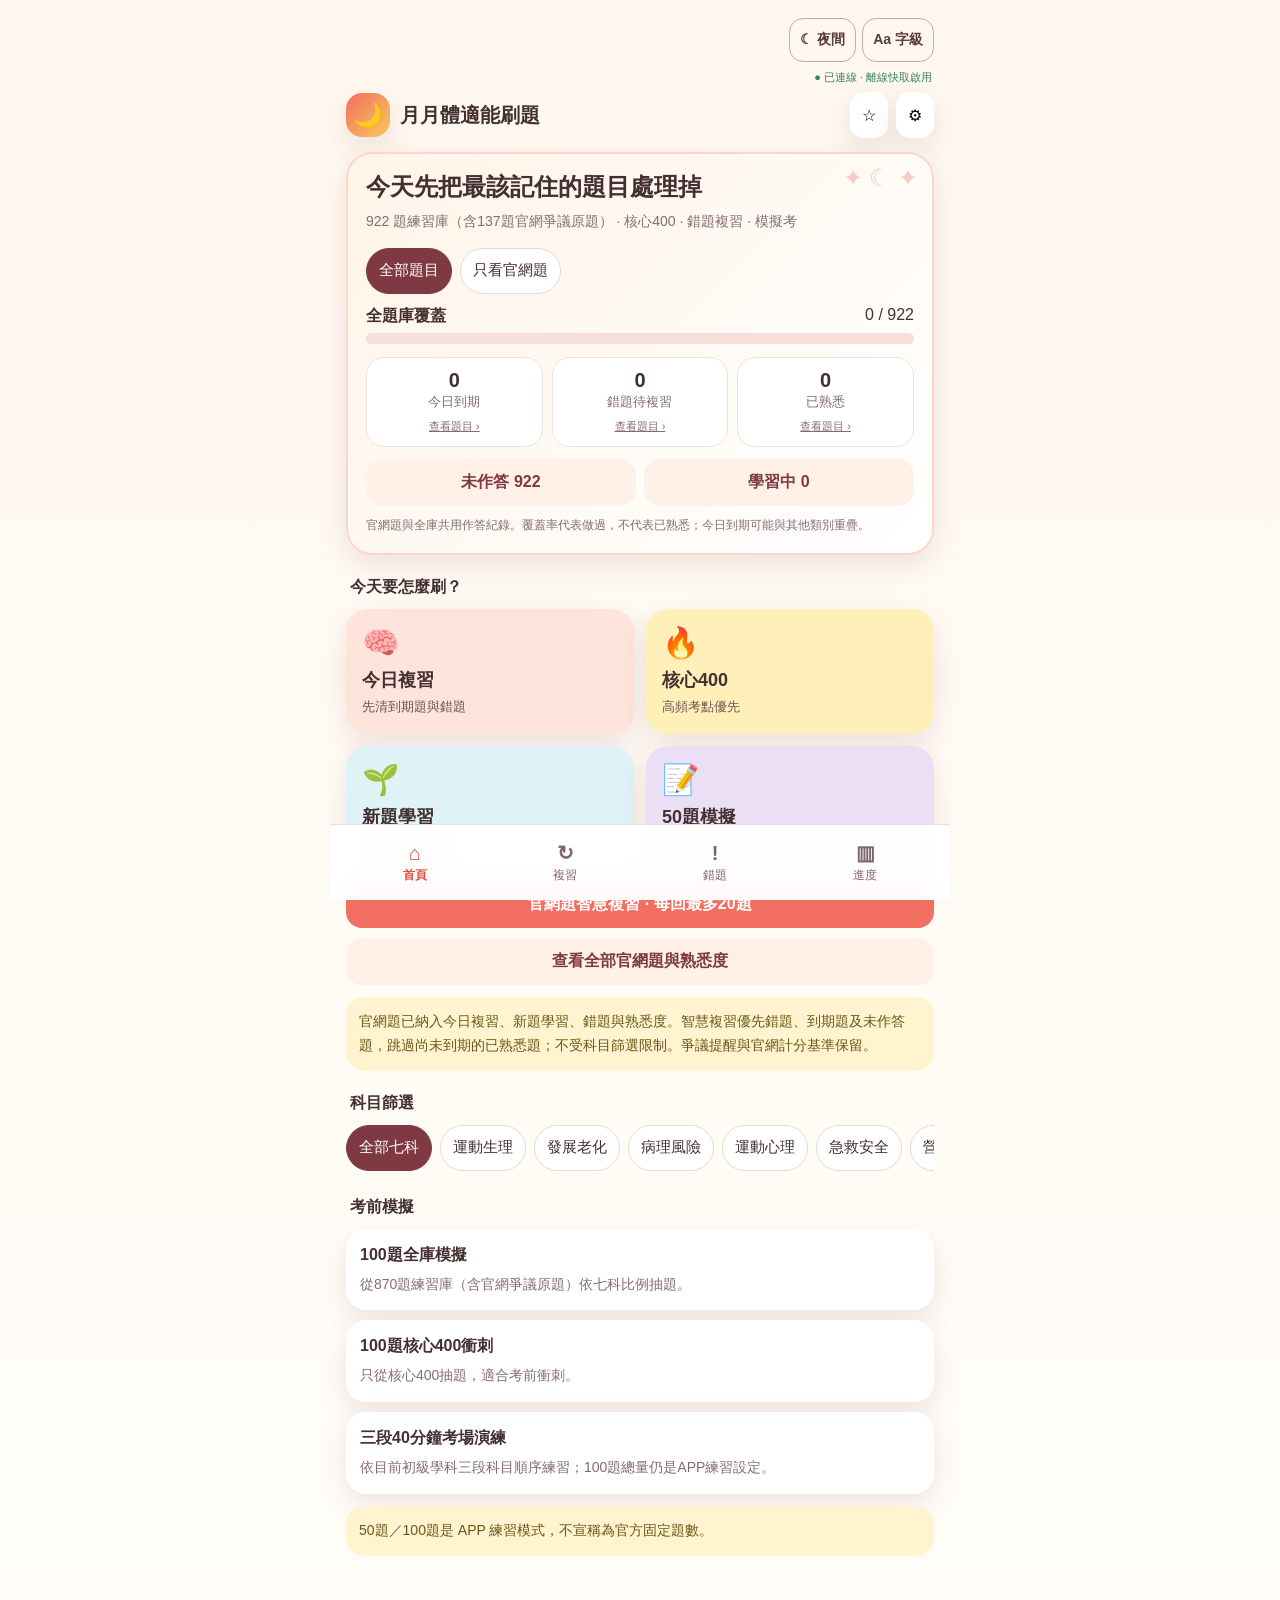
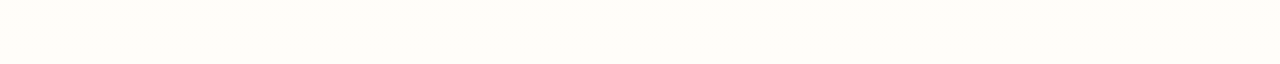
<file: fitness-quiz-test/index.html>
<!doctype html>
<html lang="zh-Hant">
<head>
<meta charset="utf-8">
<meta name="viewport" content="width=device-width,initial-scale=1,viewport-fit=cover">
<meta name="theme-color" content="#f36f61">
<meta name="apple-mobile-web-app-capable" content="yes">
<meta name="apple-mobile-web-app-status-bar-style" content="default">
<meta name="apple-mobile-web-app-title" content="月月體適能">
<link rel="manifest" href="manifest.webmanifest?v=20261001-v40">
<link rel="apple-touch-icon" href="../icon-192.png">
<title>月月｜初級國民體適能刷題</title>
<script src="theme.js?v=20261001-v40"></script>
<link rel="stylesheet" href="style.css?v=20261001-v40">
<link rel="stylesheet" href="theme.css?v=20261001-v40">
</head>
<body>
<div class="app">
  <div id="readingControlsHome"><div id="readingControls" class="reading-toolbar"><button id="readingTheme" class="reading-toggle" type="button" onclick="toggleReadingTheme()" aria-pressed="false">☾ 夜間</button><details class="reading-size-menu"><summary aria-label="調整字級大小">Aa 字級</summary><div class="reading-size-options" role="group" aria-label="字級大小"><span>字級大小</span><button type="button" data-reading-size="small" onclick="setReadingSize('small')">小</button><button type="button" data-reading-size="normal" onclick="setReadingSize('normal')">標準</button><button type="button" data-reading-size="large" onclick="setReadingSize('large')">大</button><button type="button" data-reading-size="xlarge" onclick="setReadingSize('xlarge')">特大</button><small>題目、選項、解析一起調整，自動記住設定。</small></div></details></div></div>
  <section id="home" class="screen">
    <div id="deviceStatus" class="device-status">● 連線中</div>
    <div class="topbar">
      <div class="brand"><div class="brand-mark">🌙</div><span>月月體適能刷題</span></div>
      <div class="top-actions"><button class="icon-btn" onclick="showFavorites()">☆</button><button class="icon-btn" onclick="showSettings()">⚙</button></div>
    </div>

    <div class="hero">
      <h1>今天先把最該記住的題目處理掉</h1>
      <p>922 題練習庫（含137題官網爭議原題） · 核心400 · 錯題複習 · 模擬考</p>
      <div class="progress-wrap">
        <div class="progress-scope" role="group" aria-label="熟悉度統計範圍"><button id="scope-all" class="chip active" aria-pressed="true" onclick="setProgressScope('all')">全部題目</button><button id="scope-official" class="chip" aria-pressed="false" onclick="setProgressScope('official')">只看官網題</button></div>
        <div style="display:flex;justify-content:space-between;margin-bottom:6px"><b id="coverageLabel">全題庫覆蓋</b><span id="coverage">0 / 922</span></div>
        <div class="progress-line"><div id="coverageFill" class="progress-fill"></div></div>
      </div>
      <div class="stats">
        <button class="stat progress-stat" onclick="showProgressList('due')"><b id="dueCount">0</b><small>今日到期</small><small class="stat-link">查看題目 ›</small></button>
        <button class="stat progress-stat" onclick="showProgressList('wrong')"><b id="wrongCount">0</b><small>錯題待複習</small><small class="stat-link">查看題目 ›</small></button>
        <button class="stat progress-stat" onclick="showProgressList('mastered')"><b id="mastered">0</b><small>已熟悉</small><small class="stat-link">查看題目 ›</small></button>
      </div>
      <div class="progress-extra"><button class="secondary" onclick="showProgressList('new')">未作答 <b id="unseenCount">0</b></button><button class="secondary" onclick="showProgressList('learning')">學習中 <b id="learningCount">0</b></button></div>
      <p class="progress-help">官網題與全庫共用作答紀錄。覆蓋率代表做過，不代表已熟悉；今日到期可能與其他類別重疊。</p>
    </div>

    <div id="homeNotice" class="notice hidden"></div>
    <div class="section-title">今天要怎麼刷？</div>
    <div class="mode-grid">
      <button class="mode review" onclick="startStudy('review')"><span class="emoji">🧠</span><strong>今日複習</strong><small>先清到期題與錯題</small></button>
      <button class="mode core" onclick="startStudy('core')"><span class="emoji">🔥</span><strong>核心400</strong><small>高頻考點優先</small></button>
      <button class="mode learn" onclick="startStudy('new')"><span class="emoji">🌱</span><strong>新題學習</strong><small>擴大題庫覆蓋率</small></button>
      <button class="mode exam" onclick="startExam('exam50')"><span class="emoji">📝</span><strong>50題模擬</strong><small>70分為目前法規及格線</small></button>
    </div>

    <button class="primary full" onclick="startOfficialPractice()">官網題智慧複習 · 每回最多20題</button><button class="secondary full" onclick="showProgressList('all','official')">查看全部官網題與熟悉度</button>
    <div class="notice">官網題已納入今日複習、新題學習、錯題與熟悉度。智慧複習優先錯題、到期題及未作答題，跳過尚未到期的已熟悉題；不受科目篩選限制。爭議提醒與官網計分基準保留。</div>
    <div class="section-title">科目篩選</div>
    <div id="subjectChips" class="subjects"></div>

    <div class="section-title">考前模擬</div>
    <div class="list-card" onclick="startExam('exam100')"><h3>100題全庫模擬</h3><p>從870題練習庫（含官網爭議原題）依七科比例抽題。</p></div>
    <div class="list-card" onclick="startExam('core100')"><h3>100題核心400衝刺</h3><p>只從核心400抽題，適合考前衝刺。</p></div>
    <div class="list-card" onclick="startExam('exam3block')"><h3>三段40分鐘考場演練</h3><p>依目前初級學科三段科目順序練習；100題總量仍是APP練習設定。</p></div>
    <div class="notice">50題／100題是 APP 練習模式，不宣稱為官方固定題數。</div>
  </section>

  <section id="quiz" class="screen hidden">
    <div class="screen-header"><button class="back" onclick="leaveQuiz()">←</button><div class="screen-title">刷題中</div><button id="submitExamTop" class="mini-submit hidden" onclick="requestSubmitExam()">交卷</button></div>
    <div class="quiz-progress"><span id="qIndex">1 / 20</span><span id="timer" class="timer hidden">60:00</span></div>
    <div class="quiz-card">
      <div id="qMeta" class="meta"></div>
      <div id="qText" class="question"></div>
      <div id="choices" class="choices"></div>
      <div id="feedback" class="feedback hidden"></div>
      <div class="quiz-actions">
        <button id="favoriteBtn" class="secondary" onclick="toggleFavorite()">☆ 收藏</button>
        <button id="prevBtn" class="secondary hidden" onclick="prevQuestion()">← 上一題</button>
        <button id="nextBtn" class="primary hidden" onclick="nextQuestion()">下一題 →</button>
      </div>
    </div>
  </section>

  <section id="result" class="screen hidden">
    <div class="screen-header"><button class="back" onclick="goHome()">←</button><div class="screen-title">本次結果</div></div>
    <div class="result-card">
      <div class="small-muted">本次成績</div>
      <div id="score" class="score">0</div>
      <div id="scoreLabel" style="font-weight:900"></div>
      <div id="subjectBars" class="subject-bars"></div>
      <div id="wrongSummary" class="notice"></div>
      <button class="primary" style="width:100%" onclick="goHome()">回首頁</button>
    </div>
  </section>

  <section id="list" class="screen hidden">
    <div class="screen-header"><button class="back" onclick="goHome()">←</button><div id="listTitle" class="screen-title">清單</div></div>
    <div id="listBody"></div>
  </section>

  <section id="statsScreen" class="screen hidden">
    <div class="screen-header"><button class="back" onclick="goHome()">←</button><div class="screen-title">七科學習進度</div></div>
    <div id="statsBody"></div>
    <button class="secondary" style="width:100%;margin-top:12px" onclick="resetProgress()">清除本機學習紀錄</button>
  </section>

  <section id="settingsScreen" class="screen hidden">
    <div class="screen-header"><button class="back" onclick="goHome()">←</button><div class="screen-title">實機設定與資料</div></div>
    <div class="list-card"><div class="toggle-row"><div><h3>按鈕音效</h3><p>一般按鈕是輕點聲；答對為清脆上揚聲，答錯為低音提醒。可隨時關閉。</p></div><button id="soundToggle" class="secondary" type="button" data-sound-control="true" aria-pressed="true" onclick="toggleSound()">🔊 音效開啟</button></div></div>
    <div class="list-card"><h3>安裝到 iPhone / iPad</h3><p>請用 Safari 開啟網站 → 分享 →「加入主畫面」。第一次需有網路完成載入；之後題庫可離線使用。</p></div>
    <div class="list-card"><h3>目前資料儲存方式</h3><p>v0.2 測試版先存在這台裝置的瀏覽器。不同裝置不會自動同步；清除Safari網站資料也可能刪除進度。</p></div>
    <button class="primary full" onclick="exportProgress()">匯出學習進度備份</button>
    <label class="secondary full file-label">匯入學習進度<input id="importFile" type="file" accept="application/json,.json" onchange="importProgress(event)"></label>
    <div class="list-card"><h3>資料版本</h3><p id="versionInfo">題庫870 · 核心400 · 官網補練版v2.4</p></div>
    <button class="danger-btn" onclick="resetProgress()">清除本機學習紀錄</button>
  </section>

</div>

<nav class="bottom-nav">
  <button class="nav-btn active" onclick="goHome()"><b>⌂</b>首頁</button>
  <button class="nav-btn" onclick="startStudy('review')"><b>↻</b>複習</button>
  <button class="nav-btn" onclick="showWeak()"><b>!</b>錯題</button>
  <button class="nav-btn" onclick="showStats()"><b>▥</b>進度</button>
</nav>

<script src="data-01.js?v=20261001-v40"></script>
<script src="data-02.js?v=20261001-v40"></script>
<script src="data-03.js?v=20261001-v40"></script>
<script src="data-04.js?v=20261001-v40"></script>
<script src="data-05.js?v=20261001-v40"></script>
<script src="data-06.js?v=20261001-v40"></script>
<script src="learning-notes.js?v=20261001-v40"></script>
<script src="official-supplement.js?v=20261001-v40"></script>
<script src="loader.js?v=20261001-v40"></script>
</body>
</html>
</file>
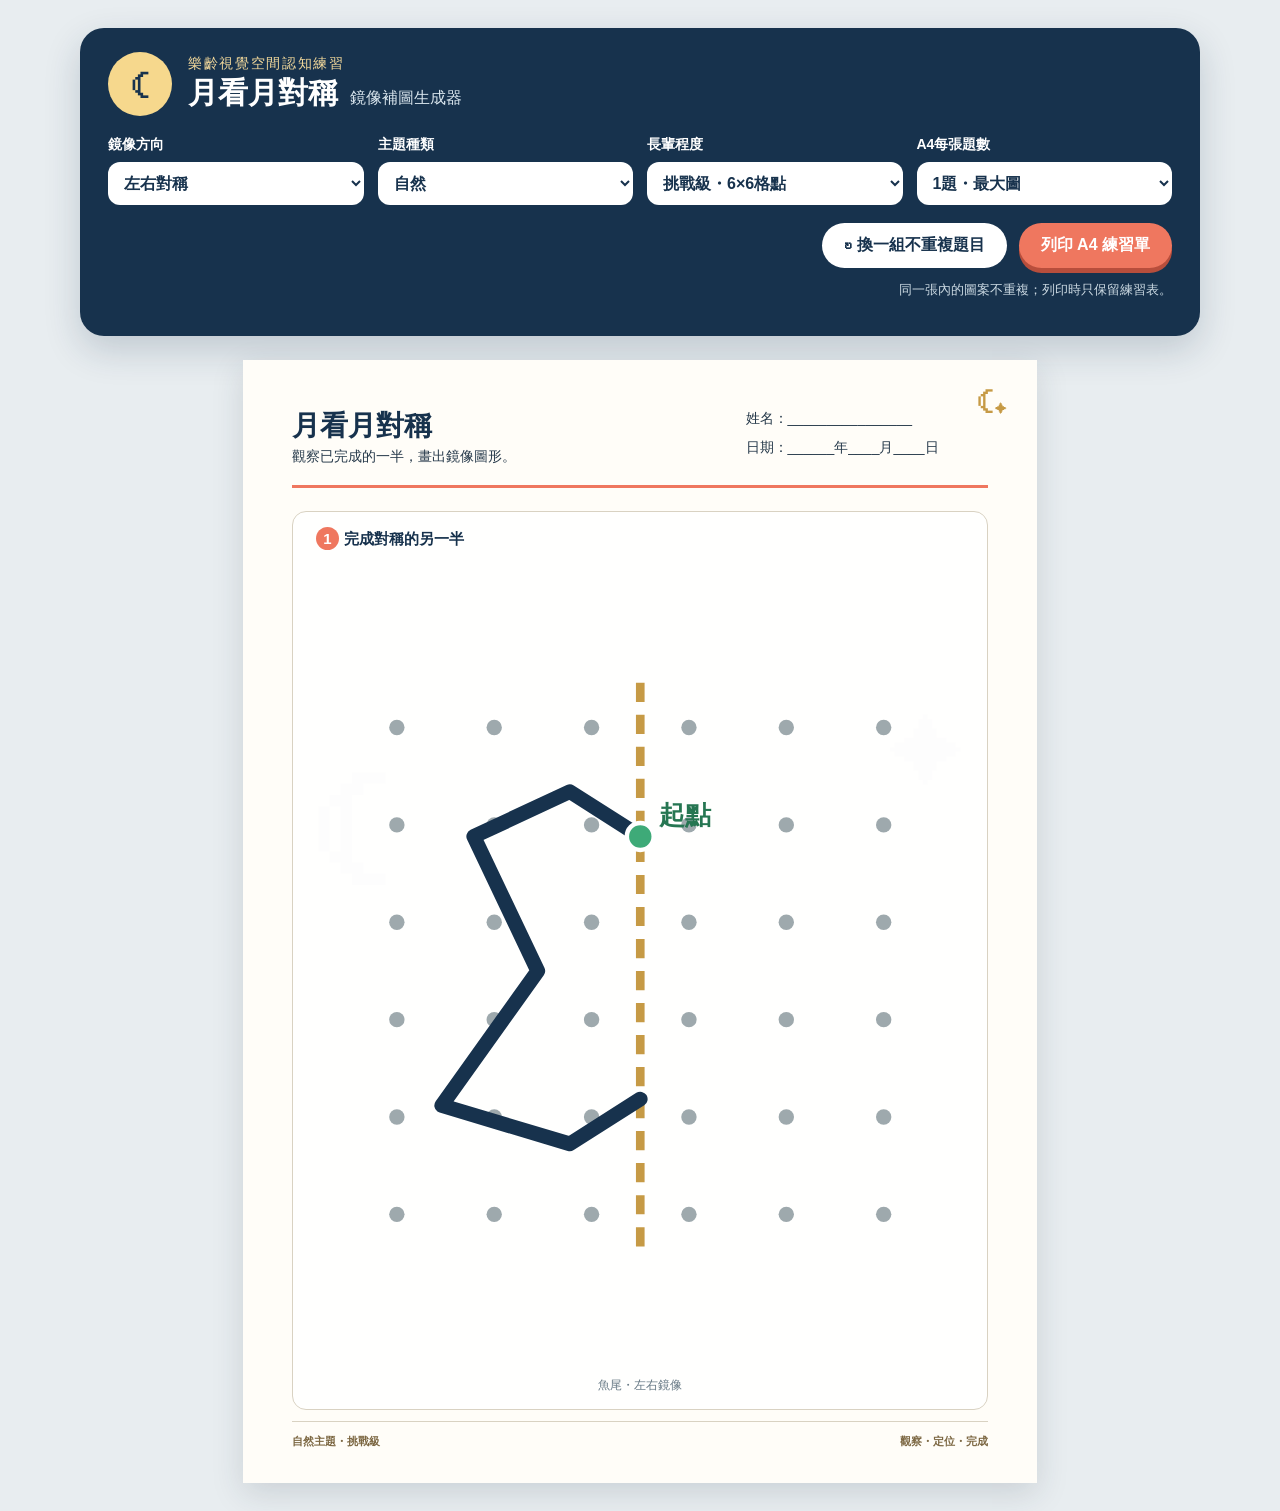
<file: symmetry/index.html>
<!doctype html><html lang="zh-TW"><head><meta charset="utf-8"><meta name="viewport" content="width=device-width,initial-scale=1"><title>月看月對稱｜鏡像補圖生成器</title><style>
:root{--navy:#17324d;--coral:#ef775f;--gold:#c69a45;--ink:#26394a}*{box-sizing:border-box}body{margin:0;background:#e8edf0;color:var(--ink);font-family:"Noto Sans TC","PingFang TC","Microsoft JhengHei",sans-serif}button,select{font:inherit}main{min-height:100vh;padding:28px}.panel{max-width:1120px;margin:0 auto 24px;background:var(--navy);color:#fff;border-radius:24px;padding:24px 28px;box-shadow:0 14px 36px #17324d30}.brand{display:flex;gap:16px;align-items:center}.moon{width:64px;height:64px;border-radius:50%;display:grid;place-items:center;background:#f6d88d;color:var(--navy);font-size:42px}.brand p{margin:0;color:#f3d99b;font-size:14px;letter-spacing:.12em}.brand h1{display:inline;margin:0;font-size:30px}.brand b{margin-left:12px;color:#d9e5ed;font-weight:500}.controls{display:grid;grid-template-columns:repeat(4,1fr);gap:14px;margin-top:20px}label{font-size:14px;font-weight:700}select{width:100%;margin-top:8px;padding:12px;border:0;border-radius:12px;color:var(--navy);background:#fff;font-size:16px;font-weight:700}.actions{display:flex;justify-content:flex-end;gap:12px;margin-top:18px}button{border:0;border-radius:999px;padding:12px 22px;cursor:pointer;font-weight:800}.primary{background:var(--coral);color:#fff;box-shadow:0 5px 0 #b84e3c}.secondary{background:#fff;color:var(--navy)}.tip{text-align:right;color:#cbd9e2;font-size:13px}
.worksheet{position:relative;width:210mm;height:297mm;margin:auto;padding:12mm 13mm 9mm;background:#fffdf8;box-shadow:0 10px 30px #20304025;display:flex;flex-direction:column;overflow:hidden}.header{position:relative;z-index:2;display:flex;justify-content:space-between;border-bottom:3px solid var(--coral);padding:0 13mm 5mm 0}.header h2{margin:2px 0 3px;color:var(--navy);font-size:28px}.header p{margin:0;font-size:14px}.identity{display:flex;flex-direction:column;gap:11px;padding-top:5px;font-size:14px}.corner{position:absolute;right:8mm;top:5mm;color:var(--gold);font-size:38px}.corner i{font-size:12px;font-style:normal}.pagewm{position:absolute;inset:0;opacity:.035;color:var(--navy);pointer-events:none}.pagewm span{position:absolute;font-size:180px;left:17mm;top:95mm}.pagewm i{position:absolute;font-style:normal;font-size:75px;right:19mm;top:93mm}.grid{position:relative;z-index:1;flex:1;display:grid;gap:5mm;padding:6mm 0 3mm}.count1 .grid{grid-template-columns:1fr}.count4 .grid{grid-template:repeat(2,1fr)/repeat(2,1fr)}.count9 .grid{grid-template:repeat(3,1fr)/repeat(3,1fr);gap:3mm}.exercise{min-height:0;position:relative;border:1.5px solid #d9d2c2;border-radius:14px;padding:9mm 7mm 4mm;background:#ffffffd9;display:flex;flex-direction:column;align-items:center}.etitle{position:absolute;left:6mm;top:4mm;font-weight:800;color:var(--navy);font-size:15px}.etitle span{display:inline-grid;place-items:center;width:23px;height:23px;border-radius:50%;background:var(--coral);color:#fff;margin-right:5px}.exercise svg{width:100%;flex:1;min-height:0;margin-top:5mm}.dot{fill:#9ea9ad}.axis{stroke:var(--gold);stroke-width:1.35;stroke-dasharray:3 2}.line{fill:none;stroke:var(--navy);stroke-width:2.3;stroke-linecap:round;stroke-linejoin:round}.start{fill:#3eaa78;stroke:#fff;stroke-width:.7}.st{fill:#267652;font-size:4px;font-weight:800}.label{color:#677985;font-size:12px}.count4 .exercise{padding:9mm 3mm 3mm}.count4 .etitle{font-size:11px;left:3mm}.count9 .exercise{padding:7mm 1.5mm 1.5mm;border-radius:9px}.count9 .etitle{font-size:8px;left:2mm;top:2mm}.count9 .etitle span{width:15px;height:15px}.count9 .label{font-size:8px}footer{z-index:2;border-top:1px solid #d9d2c2;padding-top:3mm;display:flex;justify-content:space-between;color:#7c6742;font-size:11px;font-weight:700}
@media(max-width:850px){main{padding:14px}.panel{padding:20px}.controls{grid-template-columns:1fr 1fr}.worksheet{transform-origin:top left;transform:scale(calc((100vw - 28px)/793.7));margin:0;margin-bottom:calc(-297mm + ((100vw - 28px)/793.7*1122.5px))}}@media print{@page{size:A4 portrait;margin:0}body{background:#fff}main{padding:0}.panel{display:none}.worksheet{margin:0;box-shadow:none;transform:none}}
</style></head><body><main><section class="panel"><div class="brand"><div class="moon">☾</div><div><p>樂齡視覺空間認知練習</p><h1>月看月對稱</h1><b>鏡像補圖生成器</b></div></div><div class="controls">
<label>鏡像方向<select id="direction"><option value="vertical">左右對稱</option><option value="horizontal">上下倒影</option></select></label>
<label>主題種類<select id="category"><option value="nature">自然</option><option value="life">生活</option><option value="geometry">幾何</option></select></label>
<label>長輩程度<select id="difficulty"><option value="challenge">挑戰級・6×6格點</option><option value="advanced">進階級・無點陣提示</option></select></label>
<label>A4每張題數<select id="count"><option value="1">1題・最大圖</option><option value="4">4題</option><option value="9">9題</option></select></label></div><div class="actions"><button class="secondary" id="refresh">↻ 換一組不重複題目</button><button class="primary" onclick="print()">列印 A4 練習單</button></div><p class="tip">同一張內的圖案不重複；列印時只保留練習表。</p></section>
<section class="worksheet count1" id="sheet"><div class="corner">☾<i>✦</i></div><div class="pagewm"><span>☾</span><i>✦</i></div><header class="header"><div><h2>月看月對稱</h2><p>觀察已完成的一半，畫出鏡像圖形。</p></div><div class="identity"><span>姓名：________________</span><span>日期：______年____月____日</span></div></header><div class="grid" id="grid"></div><footer><span id="foot"></span><span>觀察・定位・完成</span></footer></section></main><script>
const P={nature:[['花朵',[[50,50],[40,41],[32,27],[24,37],[35,51],[22,62],[36,69],[41,86],[50,92]]],['葉片',[[50,88],[39,75],[28,58],[20,38],[27,21],[42,32],[50,48]]],['蝴蝶',[[50,17],[39,27],[24,20],[17,35],[30,49],[14,63],[27,80],[41,70],[50,84]]],['樹冠',[[50,87],[39,75],[42,63],[27,59],[33,47],[20,39],[32,26],[44,30],[50,16]]],['雪花',[[50,11],[50,50],[31,30],[50,50],[18,50],[50,50],[31,70],[50,50],[50,89]]],['魚尾',[[50,29],[39,22],[24,29],[34,50],[19,71],[39,77],[50,70]]],['山峰',[[50,84],[38,65],[30,73],[19,49],[31,26],[41,42],[50,16]]],['雲朵',[[50,70],[39,76],[27,68],[30,56],[18,48],[24,34],[39,35],[43,23],[50,27]]],['松果',[[50,14],[39,27],[45,39],[31,50],[44,61],[35,75],[50,89]]]],life:[['花瓶',[[50,15],[37,15],[35,29],[42,38],[30,53],[27,75],[34,88],[50,90]]],['愛心',[[50,89],[38,76],[25,61],[17,43],[21,25],[34,18],[45,26],[50,38]]],['燈籠',[[50,13],[37,13],[34,22],[24,31],[21,50],[24,70],[34,79],[38,88],[50,88]]],['雨傘',[[50,85],[42,76],[50,67],[50,31],[39,31],[31,38],[21,31],[31,18],[50,13]]],['茶杯',[[50,76],[32,76],[27,66],[27,42],[42,42],[45,28],[50,28]]],['房屋',[[50,15],[20,45],[27,45],[27,84],[41,84],[41,65],[50,65]]],['提袋',[[50,34],[43,20],[31,20],[25,34],[20,82],[50,82]]],['鈴鐺',[[50,18],[39,24],[34,39],[31,66],[22,77],[43,77],[45,87],[50,89]]],['果盤',[[50,28],[41,19],[34,25],[37,37],[20,49],[28,72],[42,83],[50,83]]]],geometry:[['星形',[[50,11],[41,38],[20,38],[37,55],[28,84],[50,66]]],['菱形',[[50,13],[18,50],[50,88],[40,50],[50,13]]],['六角形',[[50,14],[28,14],[17,50],[28,86],[50,86]]],['階梯',[[50,16],[39,16],[39,32],[29,32],[29,49],[19,49],[19,67],[34,67],[34,84],[50,84]]],['皇冠',[[50,78],[21,78],[25,30],[38,52],[50,19]]],['盾牌',[[50,14],[22,24],[25,56],[35,76],[50,89]]],['沙漏',[[50,13],[20,13],[39,50],[20,87],[50,87]]],['箭頭',[[50,22],[32,22],[18,50],[32,78],[50,78],[39,50],[50,22]]],['迴紋',[[50,19],[23,19],[23,81],[42,81],[42,36],[32,36],[32,66],[50,66]]]]};let seed=5;
const $=id=>document.getElementById(id),tx=(p,d)=>d==='vertical'?p:[p[1],p[0]];function shuffle(a){return a.map((v,i)=>[v,Math.sin(seed*997+i*619)*10000%1]).sort((a,b)=>a[1]-b[1]).map(x=>x[0])}function dots(){let s='';for(let i=0;i<36;i++){let x=12+(i%6)*15.2,y=12+Math.floor(i/6)*15.2;s+=`<circle cx="${x}" cy="${y}" r="1.2" class="dot"/>`}return s}
function render(){const d=$('direction').value,c=$('category').value,diff=$('difficulty').value,n=+$('count').value;const items=shuffle(P[c]).slice(0,n);$('sheet').className='worksheet count'+n;$('foot').textContent=({nature:'自然',life:'生活',geometry:'幾何'}[c])+'主題・'+(diff==='challenge'?'挑戰級':'進階級');$('grid').innerHTML=items.map((it,i)=>{const pts=it[1].map(p=>tx(p,d)),axis=d==='vertical'?'<line x1="50" y1="5" x2="50" y2="95" class="axis"/>':'<line x1="5" y1="50" x2="95" y2="50" class="axis"/>';return `<article class="exercise"><div class="etitle"><span>${i+1}</span>完成對稱的另一半</div><svg viewBox="0 0 100 100">${diff==='challenge'?dots():''}${axis}<polyline points="${pts.map(p=>p.join(',')).join(' ')}" class="line"/><circle cx="${pts[0][0]}" cy="${pts[0][1]}" r="2.1" class="start"/><text x="${pts[0][0]+3}" y="${pts[0][1]-2}" class="st">起點</text></svg><div class="label">${it[0]}・${d==='vertical'?'左右鏡像':'上下鏡像'}</div></article>`}).join('')}
['direction','category','difficulty','count'].forEach(id=>$(id).onchange=render);$('refresh').onclick=()=>{seed++;render()};render();
</script></body></html>
</file>
<file: fitness-quiz-test/style.css>
:root{
  --cream:#fff8ef;
  --cream-2:#fff2e7;
  --coral:#f36f61;
  --coral-deep:#d95046;
  --wine:#7f3942;
  --yellow:#f7c95c;
  --blue:#7cc8d6;
  --ink:#442f31;
  --muted:#856c70;
  --card:#ffffff;
  --ok:#3f9c72;
  --bad:#d85d5d;
  --shadow:0 10px 28px rgba(104,57,54,.12);
}
*{box-sizing:border-box}
html,body{margin:0;padding:0;background:linear-gradient(180deg,var(--cream),#fffdf9);color:var(--ink);font-family:-apple-system,BlinkMacSystemFont,"Segoe UI","Noto Sans TC",sans-serif}
body{min-height:100vh}
button,input,select{font:inherit}
button{cursor:pointer}
.app{max-width:520px;margin:0 auto;min-height:100vh;padding:18px 16px 96px}
.topbar{display:flex;align-items:center;justify-content:space-between;gap:12px;margin-bottom:14px}
.brand{display:flex;align-items:center;gap:10px;font-weight:900;font-size:20px}
.brand-mark{width:44px;height:44px;border-radius:16px;background:linear-gradient(135deg,var(--coral),var(--yellow));display:grid;place-items:center;box-shadow:var(--shadow);font-size:24px}
.icon-btn{border:0;background:#fff;border-radius:14px;padding:10px 12px;box-shadow:var(--shadow)}
.hero{background:linear-gradient(135deg,#fff4e8,#fff);border:2px solid #ffd5c9;border-radius:26px;padding:18px;box-shadow:var(--shadow);position:relative;overflow:hidden}
.hero:after{content:"✦  ☾  ✦";position:absolute;right:14px;top:10px;color:#f7b5ad;font-size:24px;opacity:.7}
.hero h1{font-size:24px;line-height:1.25;margin:0 0 8px}
.hero p{margin:0;color:var(--muted);line-height:1.6}
.progress-wrap{margin-top:14px}
.progress-line{height:11px;background:#f6dfd9;border-radius:999px;overflow:hidden}
.progress-fill{height:100%;background:linear-gradient(90deg,var(--coral),var(--yellow));width:0%}
.stats{display:grid;grid-template-columns:repeat(3,1fr);gap:9px;margin-top:13px}
.stat{background:#fff;border-radius:18px;padding:11px;text-align:center;border:1px solid #f3e2da}
.stat b{font-size:20px;display:block}.stat small{color:var(--muted)}
.section-title{font-size:16px;font-weight:900;margin:20px 4px 10px}
.mode-grid{display:grid;grid-template-columns:1fr 1fr;gap:12px}
.mode{border:0;border-radius:22px;padding:16px;text-align:left;color:var(--ink);min-height:118px;box-shadow:var(--shadow);position:relative;overflow:hidden}
.mode strong{display:block;font-size:18px;margin-bottom:5px}.mode small{display:block;line-height:1.45;color:#704f52}
.mode .emoji{font-size:30px;display:block;margin-bottom:8px}
.mode.review{background:#ffe4dc}.mode.core{background:#fff0b9}.mode.learn{background:#dff2f6}.mode.exam{background:#eadff4}
.subjects{display:flex;gap:8px;overflow:auto;padding-bottom:4px}
.chip{border:1px solid #ead8d1;background:#fff;border-radius:999px;padding:9px 12px;white-space:nowrap;color:var(--ink)}
.chip.active{background:var(--wine);color:#fff;border-color:var(--wine)}
.bottom-nav{position:fixed;left:50%;transform:translateX(-50%);bottom:0;width:min(520px,100%);background:rgba(255,255,255,.96);backdrop-filter:blur(12px);display:grid;grid-template-columns:repeat(4,1fr);padding:8px 10px calc(8px + env(safe-area-inset-bottom));border-top:1px solid #f0ddd6;z-index:20}
.nav-btn{border:0;background:transparent;padding:8px 2px;color:#806467;font-size:12px}
.nav-btn b{display:block;font-size:20px;margin-bottom:2px}.nav-btn.active{color:var(--coral-deep);font-weight:800}
.hidden{display:none!important}
.screen-header{display:flex;align-items:center;gap:10px;margin-bottom:12px}
.back{border:0;background:#fff;border-radius:14px;padding:10px 13px;box-shadow:var(--shadow)}
.screen-title{font-size:20px;font-weight:900}
.quiz-card{background:#fff;border-radius:26px;padding:18px;box-shadow:var(--shadow);border:1px solid #f3e2da}
.meta{display:flex;gap:7px;flex-wrap:wrap;margin-bottom:12px}
.badge{font-size:12px;border-radius:999px;padding:6px 9px;background:#f4eeee;color:#6e5558}
.badge.hot{background:#fff0b7;color:#7a5b09}
.badge.core{background:#ffe0d8;color:#a33d34}
.question{font-size:21px;font-weight:850;line-height:1.55;margin:10px 0 16px}
.choices{display:grid;gap:10px}
.choice{border:2px solid #eaded9;background:#fffaf7;border-radius:18px;padding:14px;text-align:left;line-height:1.45;color:var(--ink)}
.choice.selected{border-color:var(--coral);background:#fff0eb}
.choice.correct{border-color:var(--ok);background:#eaf7f1}
.choice.wrong{border-color:var(--bad);background:#fff0f0}
.feedback{margin-top:14px;border-radius:18px;padding:14px;line-height:1.5}
.feedback.ok{background:#e9f7ef;color:#286d50}.feedback.bad{background:#fff0ef;color:#9b3d3d}
.correct-answer{margin-top:5px;font-weight:800}
.answer-note{margin-top:8px;padding-top:8px;border-top:1px solid currentColor;font-size:.94rem;line-height:1.45}
.answer-note>div+div{margin-top:3px}.memory-hook{opacity:.9}
.quiz-actions{display:flex;gap:9px;margin-top:14px}
.primary,.secondary{border:0;border-radius:16px;padding:13px 15px;font-weight:850}
.primary{background:var(--coral);color:#fff;flex:1}
.secondary{background:#fff1e7;color:var(--wine)}
.quiz-progress{display:flex;justify-content:space-between;align-items:center;margin-bottom:10px;color:var(--muted);font-size:13px}
.timer{font-variant-numeric:tabular-nums;background:#fff4d5;border-radius:12px;padding:6px 9px;color:#6a5413;font-weight:800}
.result-card{background:#fff;border-radius:26px;padding:20px;box-shadow:var(--shadow);text-align:center}
.score{font-size:48px;font-weight:950;color:var(--coral-deep);margin:10px 0}
.subject-bars{display:grid;gap:10px;margin-top:18px;text-align:left}
.subject-row{display:grid;grid-template-columns:92px 1fr 44px;gap:8px;align-items:center;font-size:13px}
.bar{height:10px;background:#eee1dc;border-radius:999px;overflow:hidden}.bar>i{display:block;height:100%;background:linear-gradient(90deg,var(--blue),var(--coral))}
.list-card{background:#fff;border-radius:20px;padding:14px;box-shadow:var(--shadow);margin-bottom:10px}
.list-card h3{margin:0 0 6px;font-size:16px}.list-card p{margin:0;color:var(--muted);font-size:13px;line-height:1.5}
.toggle-row{display:flex;justify-content:space-between;align-items:center;gap:12px;padding:13px 0;border-bottom:1px dashed #eaded9}
.small-muted{font-size:12px;color:var(--muted)}
.notice{background:#fff4cf;border-radius:18px;padding:13px;line-height:1.5;color:#6b5717;margin:12px 0}
@media (min-width:700px){.app{max-width:620px}.bottom-nav{width:620px}}
html{-webkit-text-size-adjust:100%;text-size-adjust:100%}
body{min-height:100svh;overscroll-behavior-y:none;-webkit-tap-highlight-color:transparent}
.app{min-height:100svh;padding-top:calc(18px + env(safe-area-inset-top))}
button,.chip,.choice,.primary,.secondary,.icon-btn,.back{min-height:46px;touch-action:manipulation}
.choice{font-size:16px}
.top-actions{display:flex;gap:8px}
.device-status{font-size:11px;color:#7c6769;text-align:right;margin:-4px 2px 7px}
.device-status.offline{color:#a04b45}.device-status.online{color:#39805f}
.mini-submit{margin-left:auto;border:0;background:#7f3942;color:#fff;border-radius:12px;padding:7px 11px;font-weight:850;min-height:40px}
.quiz-actions{display:grid;grid-template-columns:auto auto 1fr;align-items:center}
.full{width:100%;display:block;text-align:center;margin:10px 0}
.file-label{position:relative;overflow:hidden}.file-label input{position:absolute;inset:0;opacity:0;cursor:pointer}
.danger-btn{width:100%;border:1px solid #e7aaaa;background:#fff;color:#a33d3d;border-radius:16px;padding:13px;font-weight:850;margin-top:12px}
.install-ready{background:#e9f7ef!important;color:#286d50!important}
@supports(height:100dvh){body,.app{min-height:100dvh}}
@media(max-width:380px){.question{font-size:19px}.app{padding-left:12px;padding-right:12px}.mode{padding:14px}.quiz-card{padding:15px}.quiz-actions{grid-template-columns:1fr 1fr}.quiz-actions .primary{grid-column:1/-1}.stats{gap:6px}.stat{padding:9px 5px}}
</file>
<file: fitness-quiz-test/theme.css>
.reading-toolbar{display:flex;justify-content:flex-end;margin-bottom:12px}
.reading-toggle{border:1px solid #c7aaa4;border-radius:14px;padding:8px 14px;min-height:44px;background:#fff8ef;color:#593b3e;font-weight:700}
button:focus-visible{outline:3px solid #438bba;outline-offset:3px}
:root[data-theme="dark"]{color-scheme:dark;--cream:#15191f;--cream-2:#202630;--ink:#e9e5df;--muted:#b9b6b3;--card:#202630;--coral:#eea092;--coral-deep:#f5ad9e;--wine:#f0b2b9;--ok:#79cba4;--bad:#f3a0a0;--shadow:0 8px 24px rgba(0,0,0,.18)}
[data-theme="dark"],[data-theme="dark"] body{background:#15191f}
[data-theme="dark"] .hero{background:#242931;border-color:#635052}
[data-theme="dark"] :is(.quiz-card,.result-card,.list-card,.stat,.icon-btn,.back){background:#202630;color:var(--ink);border-color:#424954}
[data-theme="dark"] .reading-toggle{background:#272e39;color:var(--ink);border-color:#646b77}
[data-theme="dark"] .mode.review{background:#3b2d30}
[data-theme="dark"] .mode.core{background:#383328}
[data-theme="dark"] .mode.learn{background:#24373c}
[data-theme="dark"] .mode.exam{background:#342d40}
[data-theme="dark"] .mode small{color:#c7c3bd}
[data-theme="dark"] .chip{background:#242b35;color:var(--ink);border-color:#555d69}
[data-theme="dark"] .chip.active{background:#6e424b;color:#fff0ed;border-color:#da9aa5}
[data-theme="dark"] .bottom-nav{background:rgba(27,32,40,.97);border-color:#424954}
[data-theme="dark"] .nav-btn{color:#b9b6b3}
[data-theme="dark"] .nav-btn.active{color:var(--coral-deep)}
[data-theme="dark"] .choice{background:#272e39;border-color:#58616f;color:var(--ink)}
[data-theme="dark"] .choice.selected{background:#473239;border-color:#f0ae9f}
[data-theme="dark"] .choice.correct{background:#203e33;border-color:#79cba4;color:#d5f1e3}
[data-theme="dark"] .choice.wrong{background:#482d33;border-color:#f3a0a0;color:#ffe0df}
[data-theme="dark"] .choice:disabled{opacity:1;-webkit-text-fill-color:currentColor}
[data-theme="dark"] .feedback.ok{background:#203e33;color:#c8eddc}
[data-theme="dark"] .feedback.bad{background:#482d33;color:#ffdbd8}
[data-theme="dark"] .badge{background:#38404b;color:#dedbd6}
[data-theme="dark"] .badge.hot{background:#473f26;color:#ecd897}
[data-theme="dark"] .badge.core{background:#493137;color:#ffc1b3}
[data-theme="dark"] .primary{background:#c77d70;color:#17191f}
[data-theme="dark"] .secondary{background:#3b3037;color:#f0c2c6}
[data-theme="dark"] .mini-submit{background:#70444e;color:#fff0ed}
[data-theme="dark"] .notice,[data-theme="dark"] .timer{background:#393425;color:#e1d4a4}
[data-theme="dark"] .notice button{background:#4a4433;color:#f3e7be;border:1px solid #9a8e6d;border-radius:10px}
[data-theme="dark"] :is(.progress-line,.bar){background:#414652}
[data-theme="dark"] .device-status{color:#b9b6b3}
[data-theme="dark"] .device-status.online{color:#92d3b2}
[data-theme="dark"] .device-status.offline{color:#f3aaa0}
[data-theme="dark"] .danger-btn{background:#35272e;border-color:#ac737c;color:#f3b2b4}
[data-theme="dark"] .install-ready{background:#203e33!important;color:#c8eddc!important}
[data-theme="dark"] .toggle-row{border-color:#555d69}
[data-theme="dark"] button:focus-visible{outline-color:#9ecff3}

.progress-scope{display:flex;gap:8px;margin-bottom:12px;flex-wrap:wrap}
.progress-stat{color:var(--ink);font:inherit;cursor:pointer;min-width:0}
.progress-stat small{display:block}.progress-stat .stat-link{font-size:11px;margin-top:5px;text-decoration:underline}
.progress-extra{display:flex;gap:8px;flex-wrap:wrap;margin-top:12px}.progress-extra button{flex:1}
.hero .progress-help{font-size:12px;margin-top:10px;line-height:1.6}

/* Reading controls stay beside the quiz heading, without an extra top row. */
:root{--reading-scale:1}
.reading-toolbar{display:flex;align-items:center;justify-content:flex-end;gap:6px;margin-bottom:12px;position:relative;z-index:5}
#quiz .screen-header{flex-wrap:wrap;gap:8px}
#quiz .reading-toolbar{margin:0 0 0 auto}
#quiz .screen-title{font-size:20px}
#quiz .mini-submit{order:3;margin-left:auto}
.reading-toggle,.reading-size-menu summary{font-size:14px;white-space:nowrap;min-height:44px;padding:9px 10px}
.reading-size-menu{position:relative}
.reading-size-menu summary{display:flex;align-items:center;cursor:pointer;list-style:none;border:1px solid #c7aaa4;border-radius:14px;background:#fff8ef;color:#593b3e;font-weight:700}
.reading-size-menu summary::-webkit-details-marker{display:none}
.reading-size-menu summary:focus-visible{outline:3px solid #438bba;outline-offset:3px}
.reading-size-options{position:absolute;right:0;top:calc(100% + 8px);width:min(280px,calc(100vw - 32px));padding:14px;border:1px solid #c7aaa4;border-radius:16px;background:#fff8ef;box-shadow:0 8px 24px #0003;display:grid;grid-template-columns:repeat(4,1fr);gap:8px}
.reading-size-options span,.reading-size-options small{grid-column:1/-1;line-height:1.6}
.reading-size-options button{min-height:44px;border:1px solid #c7aaa4;border-radius:10px;background:#fff;color:#442f31;font-size:14px;padding:6px}
.reading-size-options button[aria-pressed="true"]{background:#7f3942;color:#fff;border-color:#7f3942}
[data-theme="dark"] .reading-size-menu summary,[data-theme="dark"] .reading-size-options{background:#272e39;color:var(--ink);border-color:#646b77}
[data-theme="dark"] .reading-size-options button{background:#202630;color:var(--ink);border-color:#646b77}
[data-theme="dark"] .reading-size-options button[aria-pressed="true"]{background:#70444e;color:#fff0ed;border-color:#da9aa5}
.question{font-size:calc(21px * var(--reading-scale));line-height:1.7;font-weight:750;overflow-wrap:anywhere}
.choice{font-size:calc(17px * var(--reading-scale));line-height:1.65;padding:15px 16px;overflow-wrap:anywhere}
.feedback{font-size:calc(16px * var(--reading-scale));line-height:1.75}
.answer-note{font-size:calc(16px * var(--reading-scale));line-height:1.75}
.answer-note>div+div{margin-top:9px}.memory-hook{opacity:1}
.notice,.list-card p,.hero p{font-size:calc(14px * var(--reading-scale));line-height:1.7}
.list-card h3,.section-title{font-size:calc(16px * var(--reading-scale));line-height:1.5}
.mode strong{font-size:calc(18px * var(--reading-scale))}
.mode small,.stat small,.small-muted{font-size:calc(13px * var(--reading-scale));line-height:1.6}
.stat b{font-size:calc(20px * var(--reading-scale))}
.chip,.quiz-actions button{font-size:calc(15px * var(--reading-scale))}
.badge{font-size:calc(12px * var(--reading-scale));line-height:1.5}
.quiz-actions{display:flex;flex-wrap:wrap}.quiz-actions button{min-width:0;white-space:normal}
.quiz-card{box-shadow:0 5px 18px rgba(104,57,54,.08)}
@media(max-width:380px){#quiz .screen-title{font-size:18px}.reading-toggle,.reading-size-menu summary{font-size:13px;padding:8px}.quiz-card{padding:14px}.choice{padding:13px}.progress-stat{padding:9px 3px}.progress-stat small{overflow-wrap:anywhere}}

/* Keep navigation reachable even for long questions and optional explanations. */
#quiz{padding-bottom:160px}
#quiz .quiz-actions{position:fixed;z-index:15;bottom:0;left:50%;transform:translateX(-50%);width:calc(100% - 24px);max-width:588px;margin:0;padding:10px 10px calc(10px + env(safe-area-inset-bottom));border:1px solid #e6d5cf;border-bottom:0;border-radius:18px 18px 0 0;background:#fff8f0;box-shadow:0 -4px 16px #442f3112;display:flex;flex-wrap:wrap;gap:8px}
#quiz .quiz-actions button{min-height:48px}
#quiz .quiz-actions .primary{flex:1;min-width:110px}
#quiz .quiz-actions button:disabled{opacity:.5;cursor:default}
.answer-details{margin-top:8px}
.answer-details summary{cursor:pointer;min-height:44px;display:list-item;padding:10px 0;font-size:calc(14px * var(--reading-scale));font-weight:700}
.answer-details summary:focus-visible{outline:3px solid #438bba;outline-offset:3px}
.answer-details .answer-note{margin-top:0}
[data-theme="dark"] #quiz .quiz-actions{background:#202630;border-color:#535966;box-shadow:0 -4px 16px #0003}
@media(max-width:380px){#quiz .quiz-actions{gap:6px;padding-left:8px;padding-right:8px}#quiz .quiz-actions button{padding:11px 9px}#quiz .quiz-actions .primary{flex-basis:100%}#quiz{padding-bottom:210px}}
</file>
